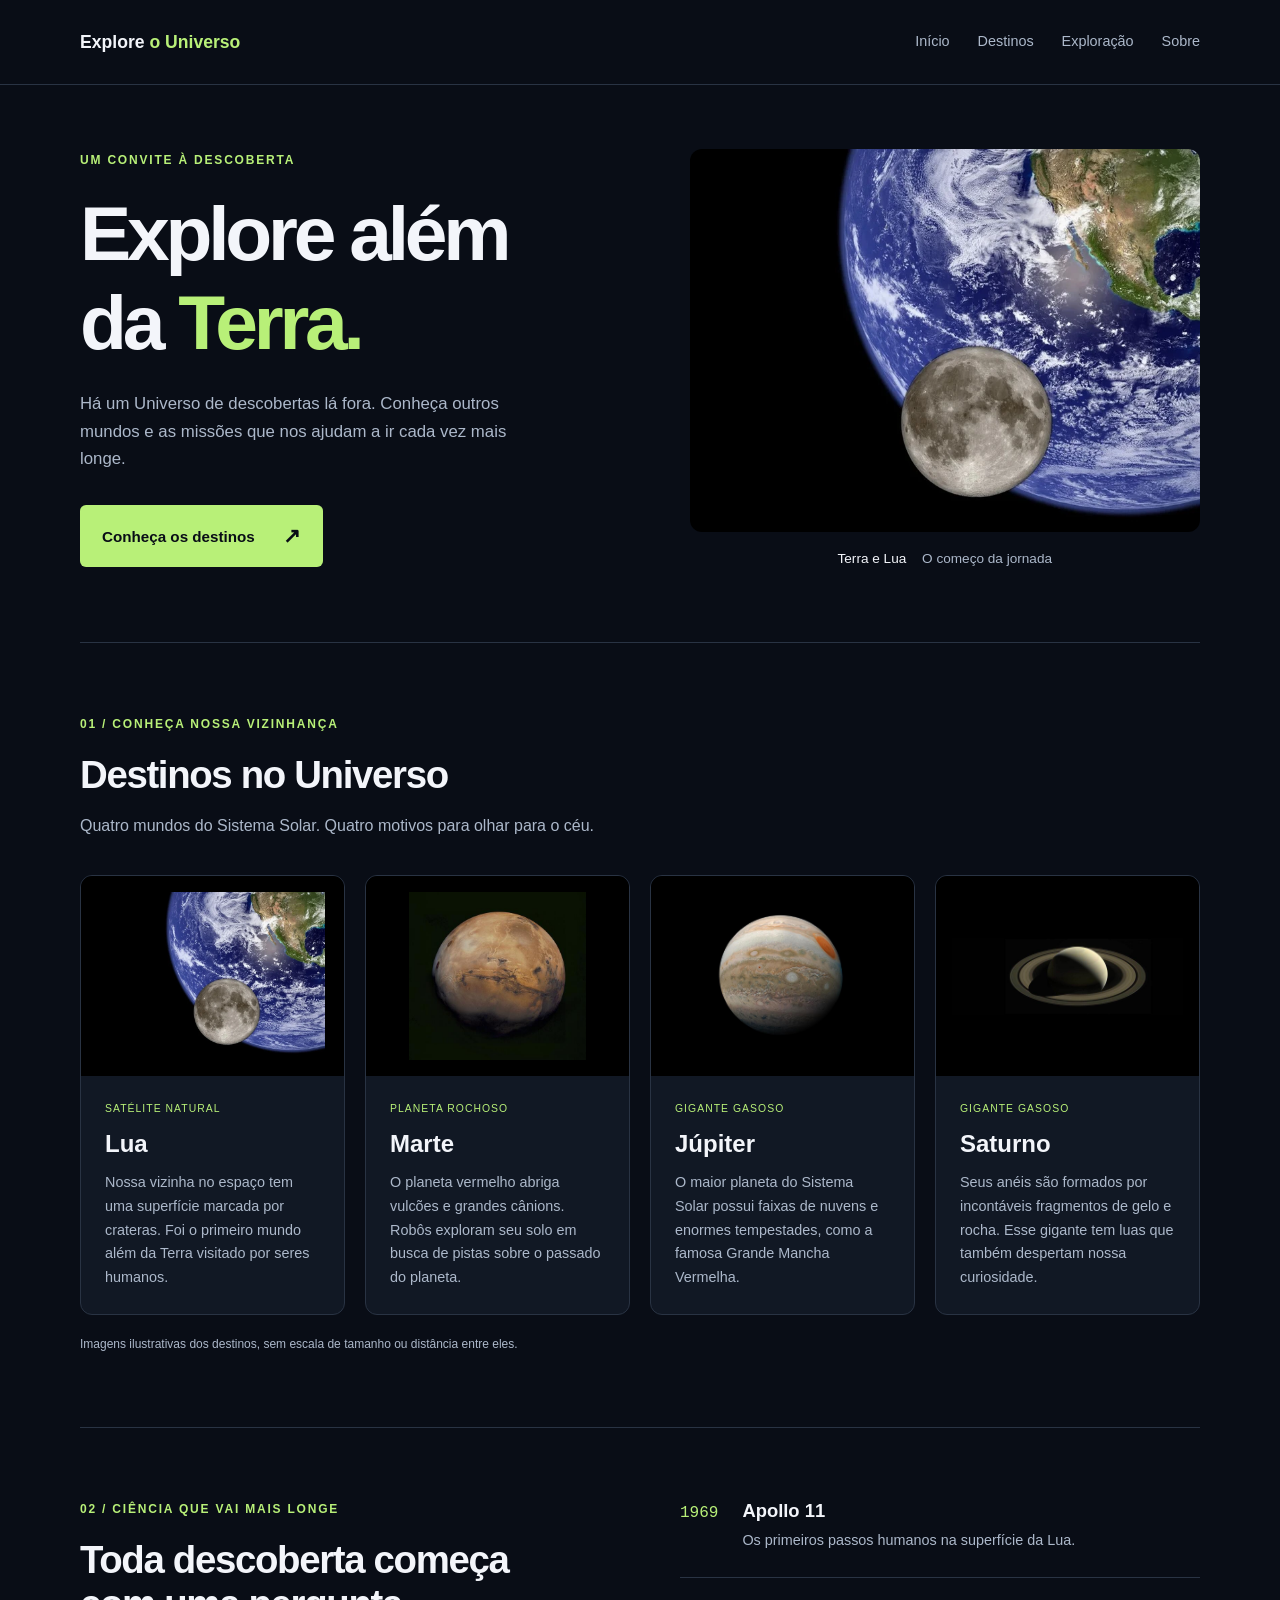
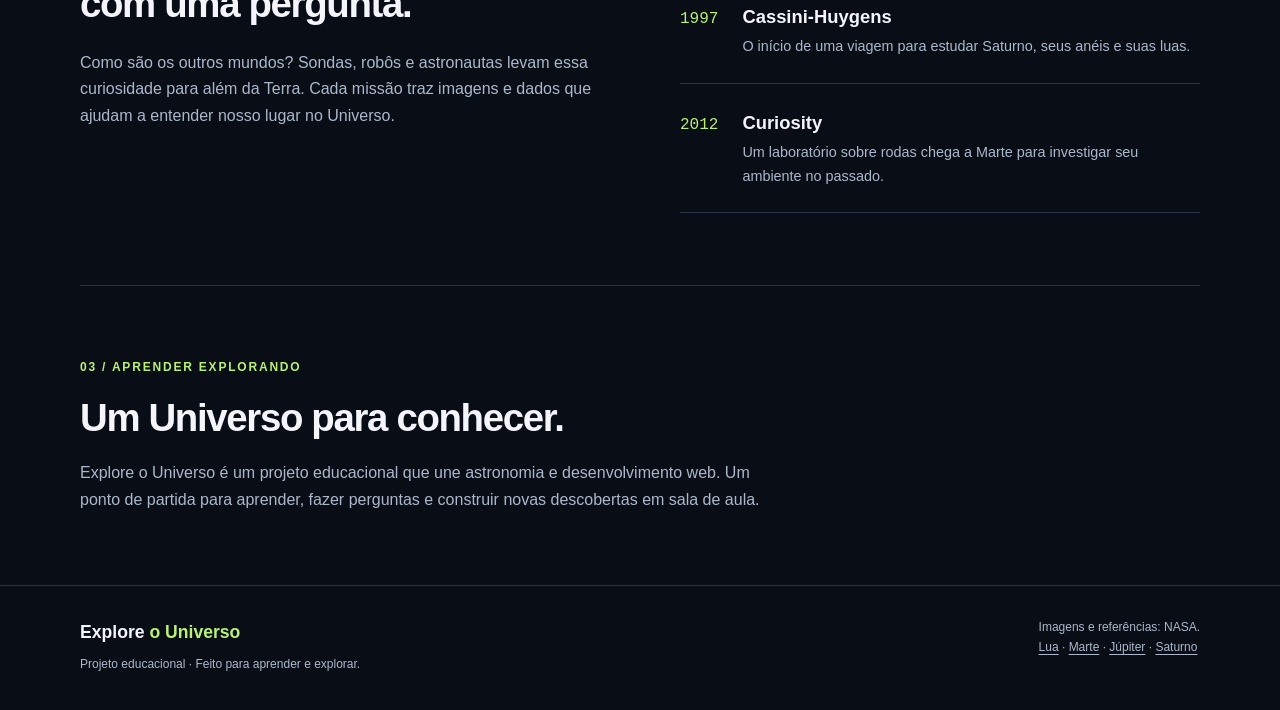
<file: versao0/index.html>
<!DOCTYPE html>
<html lang="pt-BR">
<head>
  <meta charset="UTF-8">
  <meta name="viewport" content="width=device-width, initial-scale=1.0">
  <meta name="description" content="Conheça a Lua, Marte, Júpiter e Saturno e descubra um pouco da história da exploração espacial.">
  <title>Explore o Universo</title>
  <link rel="stylesheet" href="css/estilos.css">
</head>
<body>
  <header class="cabecalho">
    <div class="container cabecalho-conteudo">
      <h1 class="marca"><a href="#inicio">Explore <span>o Universo</span></a></h1>
      <nav aria-label="Navegação principal">
        <ul class="menu">
          <li><a href="#inicio">Início</a></li>
          <li><a href="#destinos">Destinos</a></li>
          <li><a href="#exploracao">Exploração</a></li>
          <li><a href="#sobre">Sobre</a></li>
        </ul>
      </nav>
    </div>
  </header>

  <main>
    <section class="destaque container" id="inicio" aria-labelledby="titulo-destaque">
      <div class="destaque-texto">
        <p class="etiqueta">Um convite à descoberta</p>
        <h2 id="titulo-destaque">Explore além<br>da <span>Terra.</span></h2>
        <p class="introducao">Há um Universo de descobertas lá fora. Conheça outros mundos e as missões que nos ajudam a ir cada vez mais longe.</p>
        <a class="botao" href="#destinos">Conheça os destinos <span aria-hidden="true">↗</span></a>
      </div>
      <figure class="destaque-imagem">
        <img src="img/lua.webp" alt="Composição mostrando a Lua em primeiro plano e a Terra ao fundo." width="1000" height="750">
        <figcaption>Terra e Lua <span>O começo da jornada</span></figcaption>
      </figure>
    </section>

    <section class="destinos secao container" id="destinos" aria-labelledby="titulo-destinos">
      <p class="etiqueta">01 / Conheça nossa vizinhança</p>
      <h2 id="titulo-destinos">Destinos no Universo</h2>
      <p class="descricao-secao">Quatro mundos do Sistema Solar. Quatro motivos para olhar para o céu.</p>

      <div class="grade-destinos">
        <article class="card-destino">
          <img src="img/lua.webp" alt="Lua com áreas claras e escuras, em uma composição com a Terra ao fundo." width="760" height="570">
          <div class="card-conteudo">
            <p class="categoria">Satélite natural</p>
            <h3>Lua</h3>
            <p class="descricao-card">Nossa vizinha no espaço tem uma superfície marcada por crateras. Foi o primeiro mundo além da Terra visitado por seres humanos.</p>
          </div>
        </article>

        <article class="card-destino">
          <img src="img/marte.jpg" alt="Marte visto do espaço, com superfície em tons avermelhados." width="506" height="480">
          <div class="card-conteudo">
            <p class="categoria">Planeta rochoso</p>
            <h3>Marte</h3>
            <p class="descricao-card">O planeta vermelho abriga vulcões e grandes cânions. Robôs exploram seu solo em busca de pistas sobre o passado do planeta.</p>
          </div>
        </article>

        <article class="card-destino">
          <img src="img/jupiter.jpg" alt="Júpiter com faixas de nuvens e uma grande tempestade oval." width="750" height="750">
          <div class="card-conteudo">
            <p class="categoria">Gigante gasoso</p>
            <h3>Júpiter</h3>
            <p class="descricao-card">O maior planeta do Sistema Solar possui faixas de nuvens e enormes tempestades, como a famosa Grande Mancha Vermelha.</p>
          </div>
        </article>

        <article class="card-destino">
          <img src="img/saturno.jpg" alt="Saturno envolvido por seus amplos anéis, contra o fundo escuro do espaço." width="960" height="320">
          <div class="card-conteudo">
            <p class="categoria">Gigante gasoso</p>
            <h3>Saturno</h3>
            <p class="descricao-card">Seus anéis são formados por incontáveis fragmentos de gelo e rocha. Esse gigante tem luas que também despertam nossa curiosidade.</p>
          </div>
        </article>
      </div>
      <p class="nota">Imagens ilustrativas dos destinos, sem escala de tamanho ou distância entre eles.</p>
    </section>

    <section class="exploracao secao container" id="exploracao" aria-labelledby="titulo-exploracao">
      <div>
        <p class="etiqueta">02 / Ciência que vai mais longe</p>
        <h2 id="titulo-exploracao">Toda descoberta começa com uma pergunta.</h2>
        <p>Como são os outros mundos? Sondas, robôs e astronautas levam essa curiosidade para além da Terra. Cada missão traz imagens e dados que ajudam a entender nosso lugar no Universo.</p>
      </div>
      <ol class="missoes" aria-label="Marcos da exploração espacial">
        <li><span class="ano">1969</span><div><h3>Apollo 11</h3><p>Os primeiros passos humanos na superfície da Lua.</p></div></li>
        <li><span class="ano">1997</span><div><h3>Cassini-Huygens</h3><p>O início de uma viagem para estudar Saturno, seus anéis e suas luas.</p></div></li>
        <li><span class="ano">2012</span><div><h3>Curiosity</h3><p>Um laboratório sobre rodas chega a Marte para investigar seu ambiente no passado.</p></div></li>
      </ol>
    </section>

    <section class="sobre secao container" id="sobre" aria-labelledby="titulo-sobre">
      <p class="etiqueta">03 / Aprender explorando</p>
      <h2 id="titulo-sobre">Um Universo para conhecer.</h2>
      <p>Explore o Universo é um projeto educacional que une astronomia e desenvolvimento web. Um ponto de partida para aprender, fazer perguntas e construir novas descobertas em sala de aula.</p>
    </section>
  </main>

  <footer class="rodape">
    <div class="container rodape-conteudo">
      <div><p class="marca">Explore <span>o Universo</span></p><p class="texto-rodape">Projeto educacional · Feito para aprender e explorar.</p></div>
      <p class="creditos">Imagens e referências: NASA.<br>
        <a href="https://science.nasa.gov/moon/">Lua</a> ·
        <a href="https://science.nasa.gov/mars/">Marte</a> ·
        <a href="https://science.nasa.gov/jupiter/">Júpiter</a> ·
        <a href="https://science.nasa.gov/saturn/">Saturno</a>
      </p>
    </div>
  </footer>
</body>
</html>
</file>
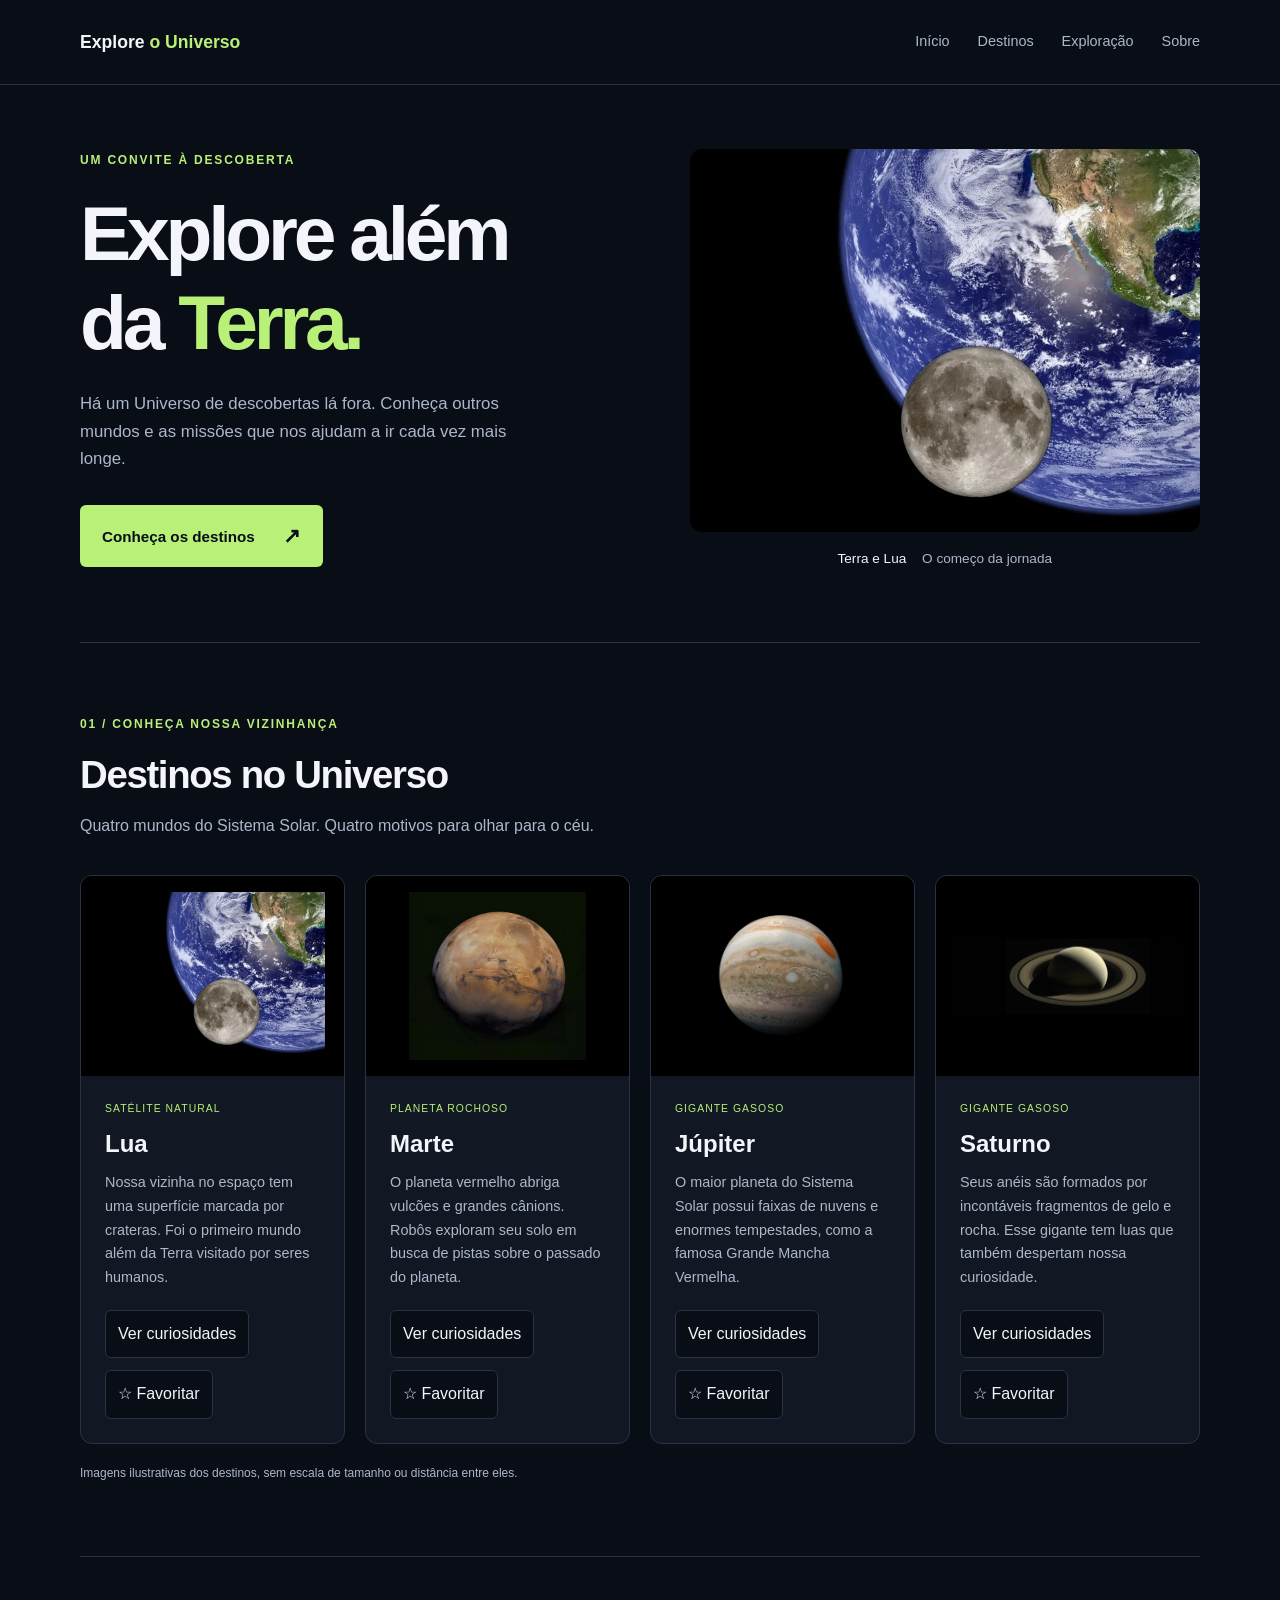
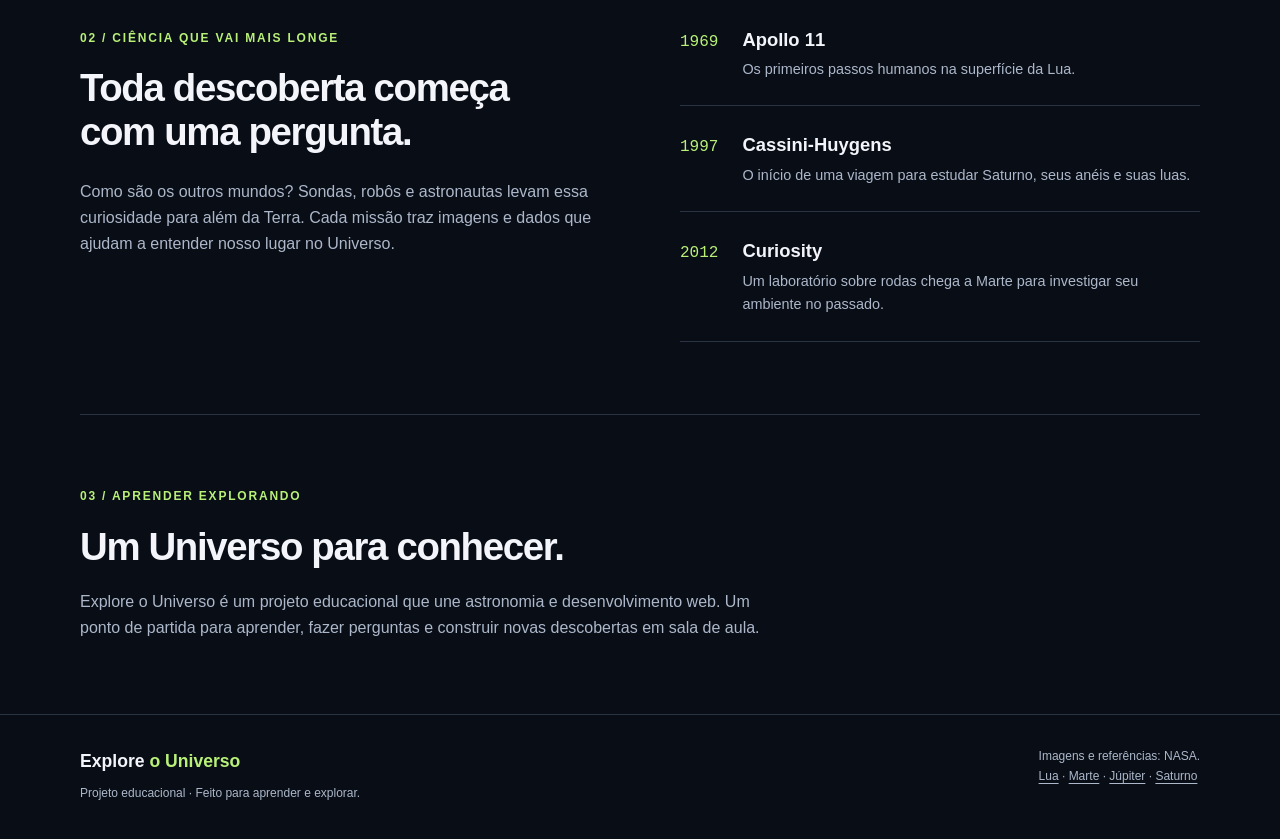
<file: versao1/index.html>
<!DOCTYPE html>
<html lang="pt-BR">

<head>
  <meta charset="UTF-8">
  <meta name="viewport" content="width=device-width, initial-scale=1.0">
  <meta name="description"
    content="Conheça a Lua, Marte, Júpiter e Saturno e descubra um pouco da história da exploração espacial.">
  <title>Explore o Universo</title>
  <link rel="stylesheet" href="css/estilos.css">
</head>

<body>
  <header class="cabecalho">
    <div class="container cabecalho-conteudo">
      <h1 class="marca"><a href="#inicio">Explore <span>o Universo</span></a></h1>
      <nav aria-label="Navegação principal">
        <ul class="menu">
          <li><a href="#inicio">Início</a></li>
          <li><a href="#destinos">Destinos</a></li>
          <li><a href="#exploracao">Exploração</a></li>
          <li><a href="#sobre">Sobre</a></li>
        </ul>
      </nav>
    </div>
  </header>

  <main>
    <section class="destaque container" id="inicio" aria-labelledby="titulo-destaque">
      <div class="destaque-texto">
        <p class="etiqueta">Um convite à descoberta</p>
        <h2 id="titulo-destaque">Explore além<br>da <span>Terra.</span></h2>
        <p class="introducao">Há um Universo de descobertas lá fora. Conheça outros mundos e as missões que nos ajudam a
          ir cada vez mais longe.</p>
        <a class="botao" href="#destinos">Conheça os destinos <span aria-hidden="true">↗</span></a>
      </div>
      <figure class="destaque-imagem">
        <img src="img/lua.webp" alt="Composição mostrando a Lua em primeiro plano e a Terra ao fundo." width="1000"
          height="750">
        <figcaption>Terra e Lua <span>O começo da jornada</span></figcaption>
      </figure>
    </section>

    <section class="destinos secao container" id="destinos" aria-labelledby="titulo-destinos">
      <p class="etiqueta">01 / Conheça nossa vizinhança</p>
      <h2 id="titulo-destinos">Destinos no Universo</h2>
      <p class="descricao-secao">Quatro mundos do Sistema Solar. Quatro motivos para olhar para o céu.</p>

      <div class="grade-destinos">
        <article class="card-destino">
          <img src="img/lua.webp" alt="Lua com áreas claras e escuras, em uma composição com a Terra ao fundo."
            width="760" height="570">
          <div class="card-conteudo">
            <p class="categoria">Satélite natural</p>
            <h3>Lua</h3>
            <p class="descricao-card">Nossa vizinha no espaço tem uma superfície marcada por crateras. Foi o primeiro
              mundo além da Terra visitado por seres humanos.</p>

            <!-- Atributos aria-
             Recursos importantes para sinalizar/avisar ferramentas/tecnolofias de acessibilidade sobre diferentes estados dos elementos da pagina -->

            <div class="acoes-card">
              <button type="button" class="botao-curiosidade" aria-expanded="false" aria-controls="curiosidade-lua">
                Ver curiosidades
              </button>
              <button type="button" class="botao-favorito" aria-pressed="false">
                ☆ Favoritar
              </button>

            </div>

            <p class="curiosidade" id="curiosidade-lua" hidden>
              A Lua leva aproximadamente 27 dias para dar uma volta ao redor da Terra
            </p>

          </div>
        </article>

        <article class="card-destino">
          <img src="img/marte.jpg" alt="Marte visto do espaço, com superfície em tons avermelhados." width="506"
            height="480">
          <div class="card-conteudo">
            <p class="categoria">Planeta rochoso</p>
            <h3>Marte</h3>
            <p class="descricao-card">O planeta vermelho abriga vulcões e grandes cânions. Robôs exploram seu solo em
              busca de pistas sobre o passado do planeta.</p>

            <div class="acoes-card">
              <button type="button" class="botao-curiosidade" aria-expanded="false" aria-controls="curiosidade-marte">
                Ver curiosidades
              </button>
              <button type="button" class="botao-favorito" aria-pressed="false">
                ☆ Favoritar
              </button>
            </div>

            <p class="curiosidade" id="curiosidade-marte" hidden>Um dia em Marte dura cerca de 24 horas e 40 minutos.</p>
          </div>
        </article>

        <article class="card-destino">
          <img src="img/jupiter.jpg" alt="Júpiter com faixas de nuvens e uma grande tempestade oval." width="750"
            height="750">
          <div class="card-conteudo">
            <p class="categoria">Gigante gasoso</p>
            <h3>Júpiter</h3>
            <p class="descricao-card">O maior planeta do Sistema Solar possui faixas de nuvens e enormes tempestades,
              como a famosa Grande Mancha Vermelha.</p>

            <div class="acoes-card">
              <button type="button" class="botao-curiosidade" aria-expanded="false" aria-controls="curiosidade-jupter">
                Ver curiosidades
              </button>
              <button type="button" class="botao-favorito" aria-pressed="false">
                ☆ Favoritar
              </button>
            </div>

            <p class="curiosidade" id="curiosidade-jupter" hidden>Júpiter leva cerca de 12 anos terrestres para completar uma
              volta ao redor do Sol.</p>
          </div>
        </article>

        <article class="card-destino">
          <img src="img/saturno.jpg" alt="Saturno envolvido por seus amplos anéis, contra o fundo escuro do espaço."
            width="960" height="320">
          <div class="card-conteudo">
            <p class="categoria">Gigante gasoso</p>
            <h3>Saturno</h3>
            <p class="descricao-card">Seus anéis são formados por incontáveis fragmentos de gelo e rocha. Esse gigante
              tem luas que também despertam nossa curiosidade.</p>

            <div class="acoes-card">
              <button type="button" class="botao-curiosidade" aria-expanded="false" aria-controls="curiosidade-saturno">
                Ver curiosidades
              </button>
              <button type="button" class="botao-favorito" aria-pressed="false">
                ☆ Favoritar
              </button>
            </div>

            <p class="curiosidade" id="curiosidade-saturno" hidden>Saturno leva aproximadamente 29 anos terrestres para
              completar uma volta ao redor do Sol.</p>

          </div>
        </article>

      </div>
      <p class="nota">Imagens ilustrativas dos destinos, sem escala de tamanho ou distância entre eles.</p>
    </section>

    <section class="exploracao secao container" id="exploracao" aria-labelledby="titulo-exploracao">
      <div>
        <p class="etiqueta">02 / Ciência que vai mais longe</p>
        <h2 id="titulo-exploracao">Toda descoberta começa com uma pergunta.</h2>
        <p>Como são os outros mundos? Sondas, robôs e astronautas levam essa curiosidade para além da Terra. Cada missão
          traz imagens e dados que ajudam a entender nosso lugar no Universo.</p>
      </div>
      <ol class="missoes" aria-label="Marcos da exploração espacial">
        <li><span class="ano">1969</span>
          <div>
            <h3>Apollo 11</h3>
            <p>Os primeiros passos humanos na superfície da Lua.</p>
          </div>
        </li>
        <li><span class="ano">1997</span>
          <div>
            <h3>Cassini-Huygens</h3>
            <p>O início de uma viagem para estudar Saturno, seus anéis e suas luas.</p>
          </div>
        </li>
        <li><span class="ano">2012</span>
          <div>
            <h3>Curiosity</h3>
            <p>Um laboratório sobre rodas chega a Marte para investigar seu ambiente no passado.</p>
          </div>
        </li>
      </ol>
    </section>

    <section class="sobre secao container" id="sobre" aria-labelledby="titulo-sobre">
      <p class="etiqueta">03 / Aprender explorando</p>
      <h2 id="titulo-sobre">Um Universo para conhecer.</h2>
      <p>Explore o Universo é um projeto educacional que une astronomia e desenvolvimento web. Um ponto de partida para
        aprender, fazer perguntas e construir novas descobertas em sala de aula.</p>
    </section>
  </main>

  <footer class="rodape">
    <div class="container rodape-conteudo">
      <div>
        <p class="marca">Explore <span>o Universo</span></p>
        <p class="texto-rodape">Projeto educacional · Feito para aprender e explorar.</p>
      </div>
      <p class="creditos">Imagens e referências: NASA.<br>
        <a href="https://science.nasa.gov/moon/">Lua</a> ·
        <a href="https://science.nasa.gov/mars/">Marte</a> ·
        <a href="https://science.nasa.gov/jupiter/">Júpiter</a> ·
        <a href="https://science.nasa.gov/saturn/">Saturno</a>
      </p>
    </div>
  </footer>

  <script src="js/script.js"></script>

</body>

</html>
</file>
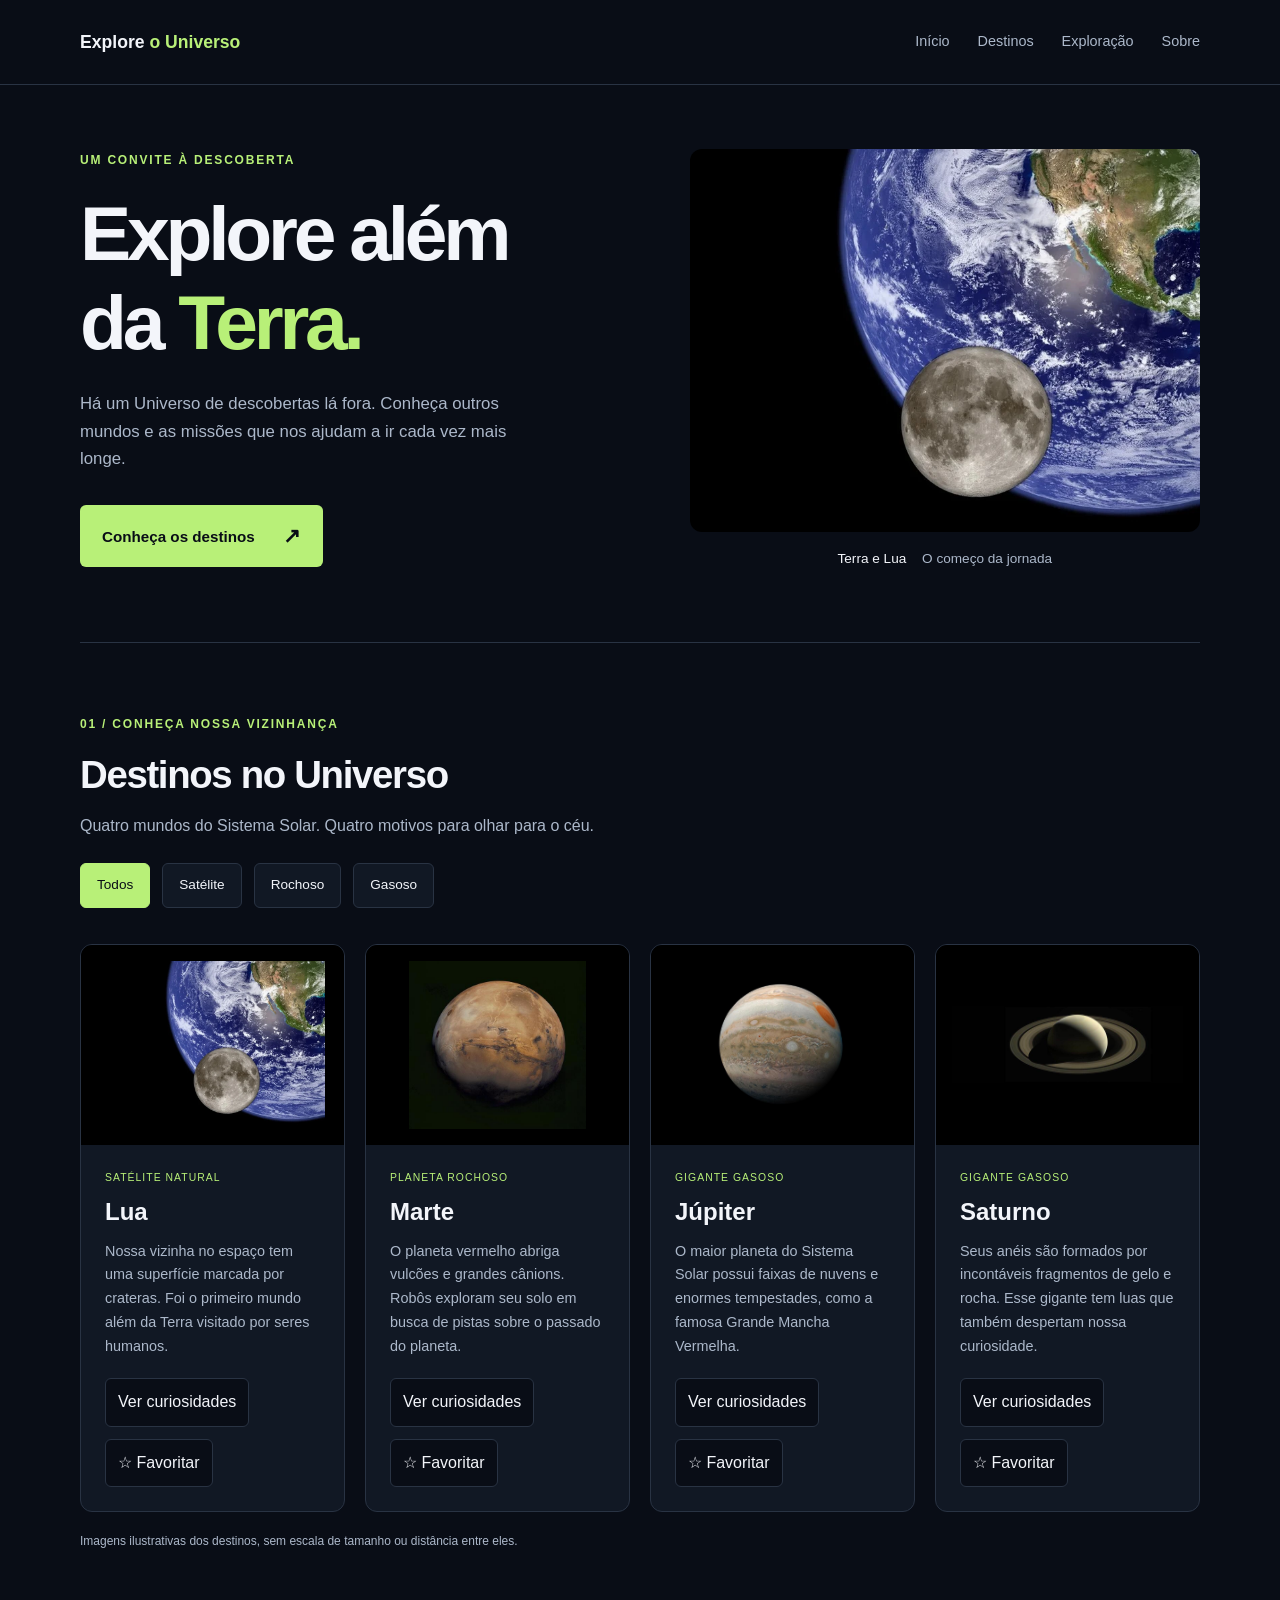
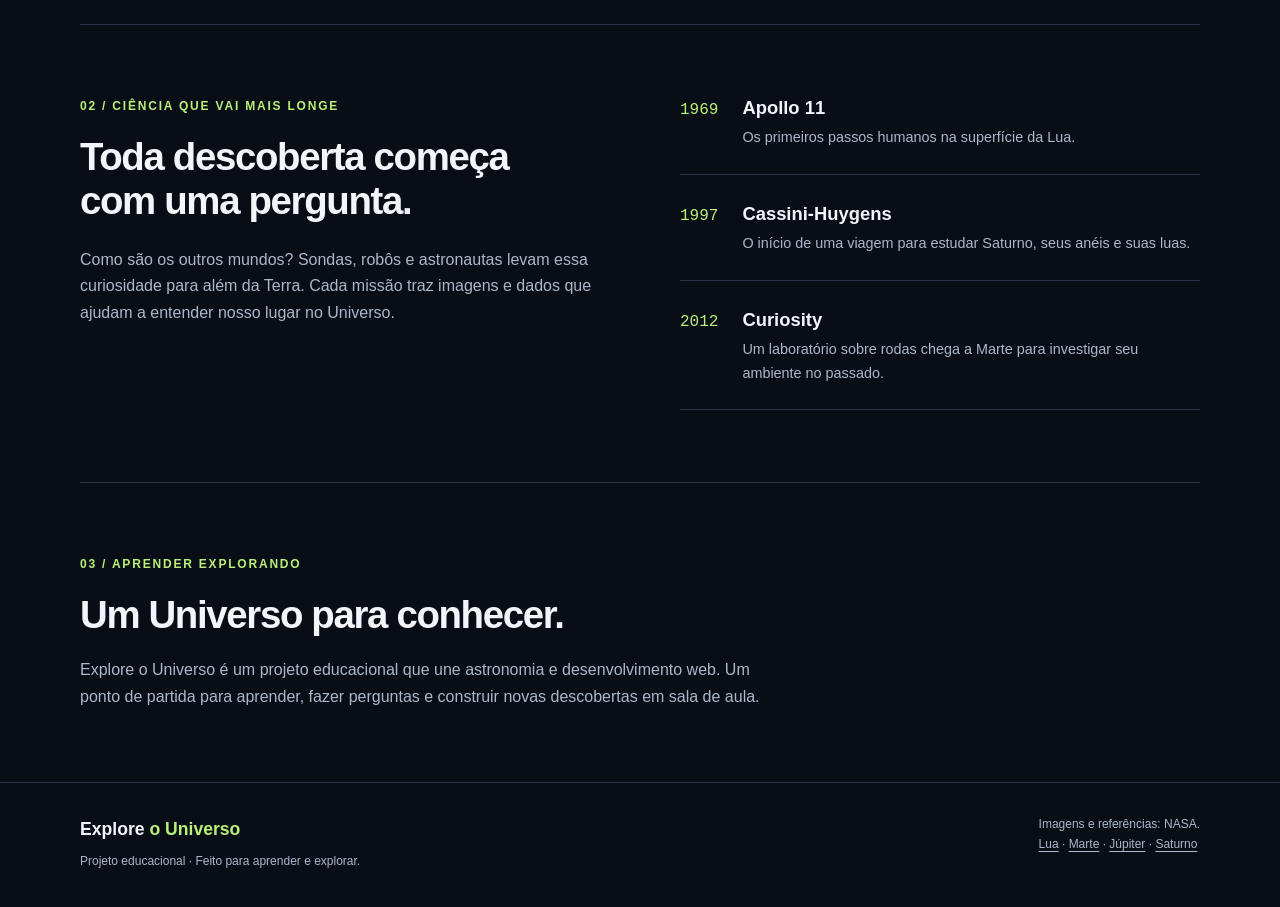
<file: versao2/index.html>
<!DOCTYPE html>
<html lang="pt-BR">

<head>
  <meta charset="UTF-8">
  <meta name="viewport" content="width=device-width, initial-scale=1.0">
  <meta name="description"
    content="Conheça a Lua, Marte, Júpiter e Saturno e descubra um pouco da história da exploração espacial.">
  <title>Explore o Universo</title>
  <link rel="stylesheet" href="css/estilos.css">
</head>

<body>
  <header class="cabecalho">
    <div class="container cabecalho-conteudo">
      <h1 class="marca"><a href="#inicio">Explore <span>o Universo</span></a></h1>
      <nav aria-label="Navegação principal">
        <ul class="menu">
          <li><a href="#inicio">Início</a></li>
          <li><a href="#destinos">Destinos</a></li>
          <li><a href="#exploracao">Exploração</a></li>
          <li><a href="#sobre">Sobre</a></li>
        </ul>
      </nav>
    </div>
  </header>

  <main>
    <section class="destaque container" id="inicio" aria-labelledby="titulo-destaque">
      <div class="destaque-texto">
        <p class="etiqueta">Um convite à descoberta</p>
        <h2 id="titulo-destaque">Explore além<br>da <span>Terra.</span></h2>
        <p class="introducao">Há um Universo de descobertas lá fora. Conheça outros mundos e as missões que nos ajudam a
          ir cada vez mais longe.</p>
        <a class="botao" href="#destinos">Conheça os destinos <span aria-hidden="true">↗</span></a>
      </div>
      <figure class="destaque-imagem">
        <img src="img/lua.webp" alt="Composição mostrando a Lua em primeiro plano e a Terra ao fundo." width="1000"
          height="750">
        <figcaption>Terra e Lua <span>O começo da jornada</span></figcaption>
      </figure>
    </section>

    <section class="destinos secao container" id="destinos" aria-labelledby="titulo-destinos">
      <p class="etiqueta">01 / Conheça nossa vizinhança</p>
      <h2 id="titulo-destinos">Destinos no Universo</h2>
      <p class="descricao-secao">Quatro mundos do Sistema Solar. Quatro motivos para olhar para o céu.</p>

      <!-- DIV com o papel de grupo de botoes -->
       <!-- Usamos o aria-label para descrever a finalidade desse grupo de botoes -->
      <div class="filtros-destinos" role="group" aria-label="Filtrar destinos por categoria">
        <button data-filtro="todos" type="button" class="filtro-ativo" aria-pressed="true">Todos</button>
        <button data-filtro="satelite" type="button" aria-pressed="false">Satélite</button>
        <button data-filtro="rochoso" type="button" aria-pressed="false">Rochoso</button>
        <button data-filtro="gasoso" type="button" aria-pressed="false">Gasoso</button>
      </div>

      <div class="grade-destinos">
        <article class="card-destino" data-categoria="satelite">
          <img src="img/lua.webp" alt="Lua com áreas claras e escuras, em uma composição com a Terra ao fundo."
            width="760" height="570">
          <div class="card-conteudo">
            <p class="categoria">Satélite natural</p>
            <h3>Lua</h3>
            <p class="descricao-card">Nossa vizinha no espaço tem uma superfície marcada por crateras. Foi o primeiro
              mundo além da Terra visitado por seres humanos.</p>

            <!-- Atributos aria-
             Recursos importantes para sinalizar/avisar ferramentas/tecnolofias de acessibilidade sobre diferentes estados dos elementos da pagina -->

            <div class="acoes-card">
              <button type="button" class="botao-curiosidade" aria-expanded="false" aria-controls="curiosidade-lua">
                Ver curiosidades
              </button>
              <button type="button" class="botao-favorito" aria-pressed="false">
                ☆ Favoritar
              </button>

            </div>

            <p class="curiosidade" id="curiosidade-lua" hidden>
              A Lua leva aproximadamente 27 dias para dar uma volta ao redor da Terra
            </p>

          </div>
        </article>

        <article class="card-destino" data-categoria="rochoso">
          <img src="img/marte.jpg" alt="Marte visto do espaço, com superfície em tons avermelhados." width="506"
            height="480">
          <div class="card-conteudo">
            <p class="categoria">Planeta rochoso</p>
            <h3>Marte</h3>
            <p class="descricao-card">O planeta vermelho abriga vulcões e grandes cânions. Robôs exploram seu solo em
              busca de pistas sobre o passado do planeta.</p>

            <div class="acoes-card">
              <button type="button" class="botao-curiosidade" aria-expanded="false" aria-controls="curiosidade-marte">
                Ver curiosidades
              </button>
              <button type="button" class="botao-favorito" aria-pressed="false">
                ☆ Favoritar
              </button>
            </div>

            <p class="curiosidade" id="curiosidade-marte" hidden>Um dia em Marte dura cerca de 24 horas e 40 minutos.</p>
          </div>
        </article>

        <article class="card-destino" data-categoria="gasoso">
          <img src="img/jupiter.jpg" alt="Júpiter com faixas de nuvens e uma grande tempestade oval." width="750"
            height="750">
          <div class="card-conteudo">
            <p class="categoria">Gigante gasoso</p>
            <h3>Júpiter</h3>
            <p class="descricao-card">O maior planeta do Sistema Solar possui faixas de nuvens e enormes tempestades,
              como a famosa Grande Mancha Vermelha.</p>

            <div class="acoes-card">
              <button type="button" class="botao-curiosidade" aria-expanded="false" aria-controls="curiosidade-jupter">
                Ver curiosidades
              </button>
              <button type="button" class="botao-favorito" aria-pressed="false">
                ☆ Favoritar
              </button>
            </div>

            <p class="curiosidade" id="curiosidade-jupter" hidden>Júpiter leva cerca de 12 anos terrestres para completar uma
              volta ao redor do Sol.</p>
          </div>
        </article>

        <article class="card-destino" data-categoria="gasoso">
          <img src="img/saturno.jpg" alt="Saturno envolvido por seus amplos anéis, contra o fundo escuro do espaço."
            width="960" height="320">
          <div class="card-conteudo">
            <p class="categoria">Gigante gasoso</p>
            <h3>Saturno</h3>
            <p class="descricao-card">Seus anéis são formados por incontáveis fragmentos de gelo e rocha. Esse gigante
              tem luas que também despertam nossa curiosidade.</p>

            <div class="acoes-card">
              <button type="button" class="botao-curiosidade" aria-expanded="false" aria-controls="curiosidade-saturno">
                Ver curiosidades
              </button>
              <button type="button" class="botao-favorito" aria-pressed="false">
                ☆ Favoritar
              </button>
            </div>

            <p class="curiosidade" id="curiosidade-saturno" hidden>Saturno leva aproximadamente 29 anos terrestres para
              completar uma volta ao redor do Sol.</p>

          </div>
        </article>

      </div>
      <p class="nota">Imagens ilustrativas dos destinos, sem escala de tamanho ou distância entre eles.</p>
    </section>

    <section class="exploracao secao container" id="exploracao" aria-labelledby="titulo-exploracao">
      <div>
        <p class="etiqueta">02 / Ciência que vai mais longe</p>
        <h2 id="titulo-exploracao">Toda descoberta começa com uma pergunta.</h2>
        <p>Como são os outros mundos? Sondas, robôs e astronautas levam essa curiosidade para além da Terra. Cada missão
          traz imagens e dados que ajudam a entender nosso lugar no Universo.</p>
      </div>
      <ol class="missoes" aria-label="Marcos da exploração espacial">
        <li><span class="ano">1969</span>
          <div>
            <h3>Apollo 11</h3>
            <p>Os primeiros passos humanos na superfície da Lua.</p>
          </div>
        </li>
        <li><span class="ano">1997</span>
          <div>
            <h3>Cassini-Huygens</h3>
            <p>O início de uma viagem para estudar Saturno, seus anéis e suas luas.</p>
          </div>
        </li>
        <li><span class="ano">2012</span>
          <div>
            <h3>Curiosity</h3>
            <p>Um laboratório sobre rodas chega a Marte para investigar seu ambiente no passado.</p>
          </div>
        </li>
      </ol>
    </section>

    <section class="sobre secao container" id="sobre" aria-labelledby="titulo-sobre">
      <p class="etiqueta">03 / Aprender explorando</p>
      <h2 id="titulo-sobre">Um Universo para conhecer.</h2>
      <p>Explore o Universo é um projeto educacional que une astronomia e desenvolvimento web. Um ponto de partida para
        aprender, fazer perguntas e construir novas descobertas em sala de aula.</p>
    </section>
  </main>

  <footer class="rodape">
    <div class="container rodape-conteudo">
      <div>
        <p class="marca">Explore <span>o Universo</span></p>
        <p class="texto-rodape">Projeto educacional · Feito para aprender e explorar.</p>
      </div>
      <p class="creditos">Imagens e referências: NASA.<br>
        <a href="https://science.nasa.gov/moon/">Lua</a> ·
        <a href="https://science.nasa.gov/mars/">Marte</a> ·
        <a href="https://science.nasa.gov/jupiter/">Júpiter</a> ·
        <a href="https://science.nasa.gov/saturn/">Saturno</a>
      </p>
    </div>
  </footer>

  <script src="js/script.js"></script>

</body>

</html>
</file>
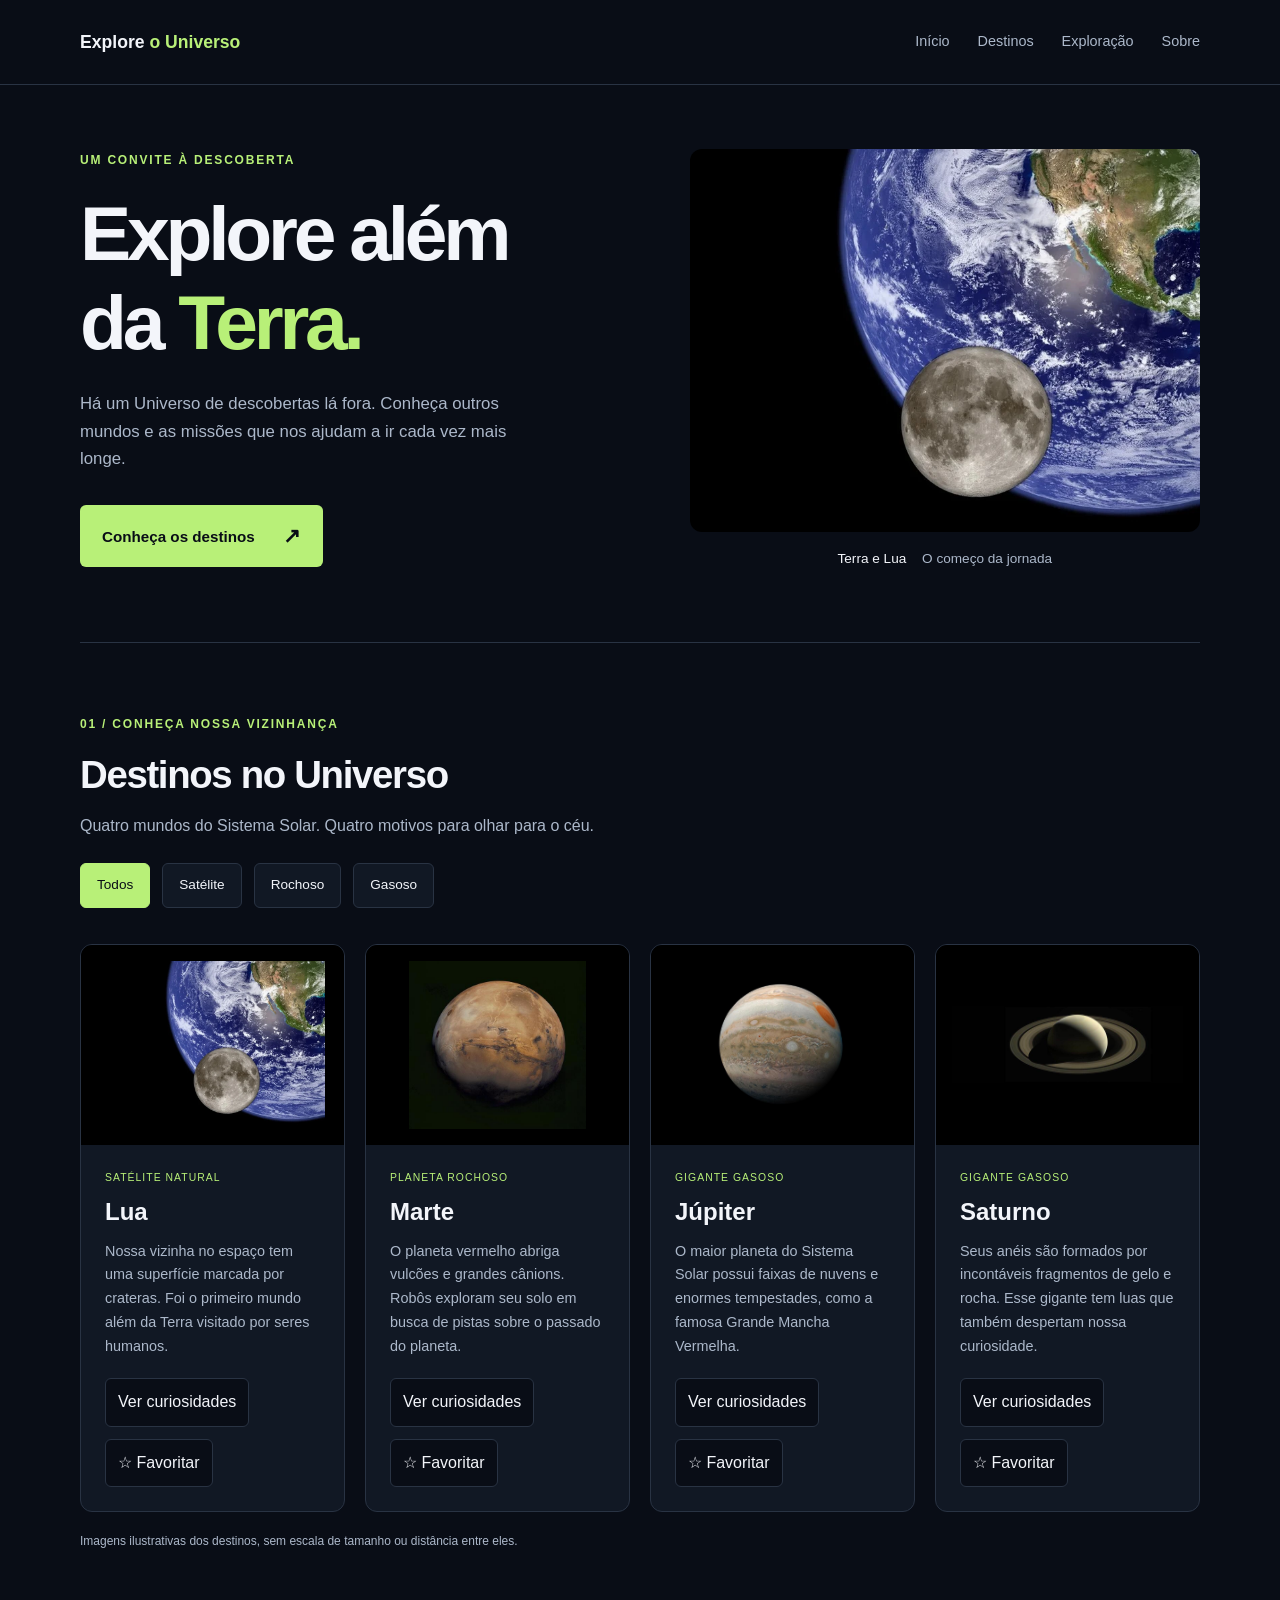
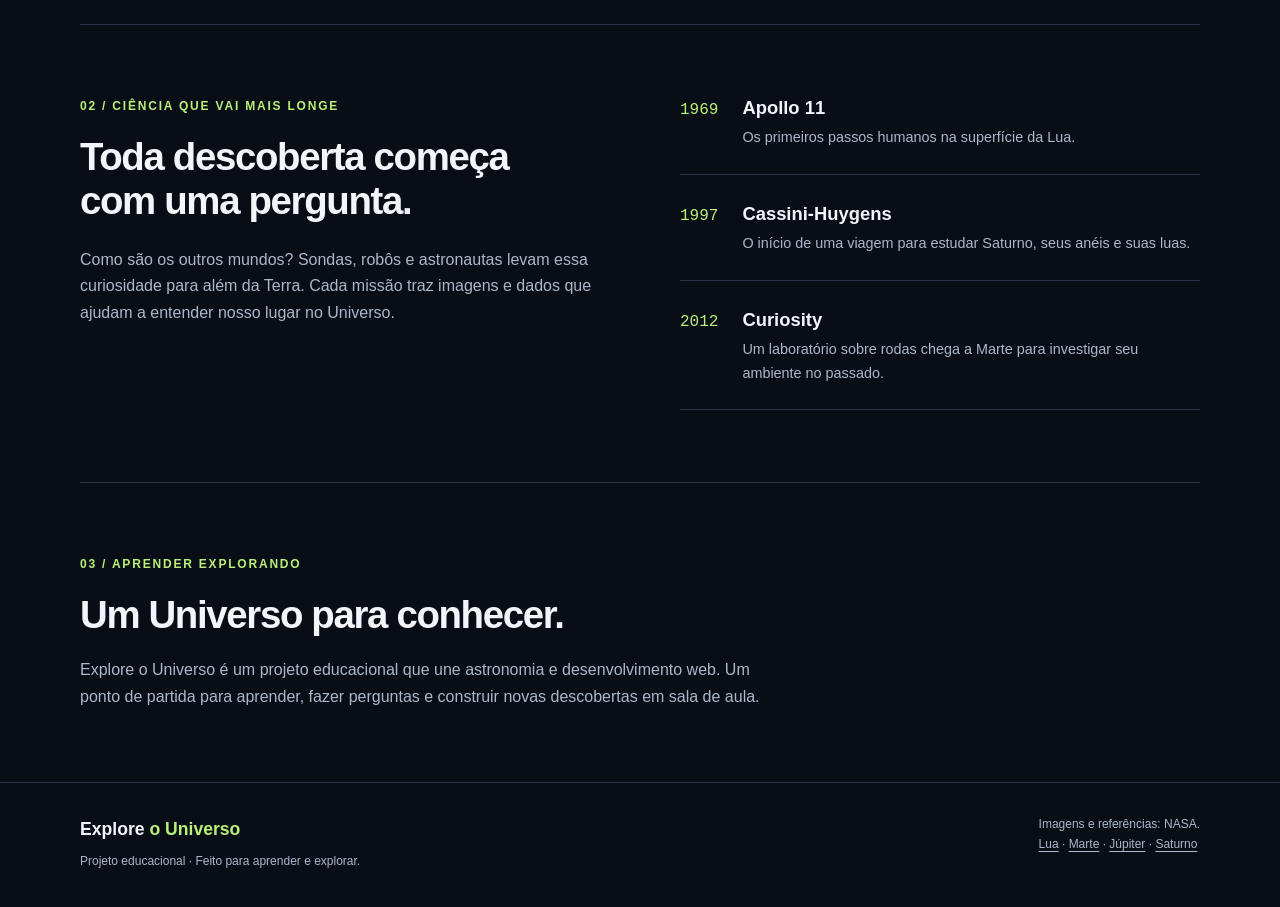
<file: versao3/index.html>
<!DOCTYPE html>
<html lang="pt-BR">

<head>
  <meta charset="UTF-8">
  <meta name="viewport" content="width=device-width, initial-scale=1.0">
  <meta name="description"
    content="Conheça a Lua, Marte, Júpiter e Saturno e descubra um pouco da história da exploração espacial.">
  <title>Explore o Universo</title>
  <link rel="stylesheet" href="css/estilos.css">
</head>

<body>
  <header class="cabecalho">
    <div class="container cabecalho-conteudo">
      <h1 class="marca"><a href="#inicio">Explore <span>o Universo</span></a></h1>

      <button type="button" class="botao-menu" aria-expanded="false" aria-controls="navegacao-principal">☰ Menu</button>

      <nav aria-label="Navegação principal" id="navegacao-principal" class="navegacao-principal">
        <ul class="menu">
          <li><a href="#inicio">Início</a></li>
          <li><a href="#destinos">Destinos</a></li>
          <li><a href="#exploracao">Exploração</a></li>
          <li><a href="#sobre">Sobre</a></li>
        </ul>
      </nav>
    </div>
  </header>

  <main>
    <section class="destaque container" id="inicio" aria-labelledby="titulo-destaque">
      <div class="destaque-texto">
        <p class="etiqueta">Um convite à descoberta</p>
        <h2 id="titulo-destaque">Explore além<br>da <span>Terra.</span></h2>
        <p class="introducao">Há um Universo de descobertas lá fora. Conheça outros mundos e as missões que nos ajudam a
          ir cada vez mais longe.</p>
        <a class="botao" href="#destinos">Conheça os destinos <span aria-hidden="true">↗</span></a>
      </div>
      <figure class="destaque-imagem">
        <img src="img/lua.webp" alt="Composição mostrando a Lua em primeiro plano e a Terra ao fundo." width="1000"
          height="750">
        <figcaption>Terra e Lua <span>O começo da jornada</span></figcaption>
      </figure>
    </section>

    <section class="destinos secao container" id="destinos" aria-labelledby="titulo-destinos">
      <p class="etiqueta">01 / Conheça nossa vizinhança</p>
      <h2 id="titulo-destinos">Destinos no Universo</h2>
      <p class="descricao-secao">Quatro mundos do Sistema Solar. Quatro motivos para olhar para o céu.</p>

      <!-- DIV com o papel de grupo de botoes -->
       <!-- Usamos o aria-label para descrever a finalidade desse grupo de botoes -->
      <div class="filtros-destinos" role="group" aria-label="Filtrar destinos por categoria">
        <button data-filtro="todos" type="button" class="filtro-ativo" aria-pressed="true">Todos</button>
        <button data-filtro="satelite" type="button" aria-pressed="false">Satélite</button>
        <button data-filtro="rochoso" type="button" aria-pressed="false">Rochoso</button>
        <button data-filtro="gasoso" type="button" aria-pressed="false">Gasoso</button>
      </div>

      <div class="grade-destinos">
        <article class="card-destino" data-categoria="satelite">
          <img src="img/lua.webp" alt="Lua com áreas claras e escuras, em uma composição com a Terra ao fundo."
            width="760" height="570">
          <div class="card-conteudo">
            <p class="categoria">Satélite natural</p>
            <h3>Lua</h3>
            <p class="descricao-card">Nossa vizinha no espaço tem uma superfície marcada por crateras. Foi o primeiro
              mundo além da Terra visitado por seres humanos.</p>

            <!-- Atributos aria-
             Recursos importantes para sinalizar/avisar ferramentas/tecnolofias de acessibilidade sobre diferentes estados dos elementos da pagina -->

            <div class="acoes-card">
              <button type="button" class="botao-curiosidade" aria-expanded="false" aria-controls="curiosidade-lua">
                Ver curiosidades
              </button>
              <button type="button" class="botao-favorito" aria-pressed="false">
                ☆ Favoritar
              </button>

            </div>

            <p class="curiosidade" id="curiosidade-lua" hidden>
              A Lua leva aproximadamente 27 dias para dar uma volta ao redor da Terra
            </p>

          </div>
        </article>

        <article class="card-destino" data-categoria="rochoso">
          <img src="img/marte.jpg" alt="Marte visto do espaço, com superfície em tons avermelhados." width="506"
            height="480">
          <div class="card-conteudo">
            <p class="categoria">Planeta rochoso</p>
            <h3>Marte</h3>
            <p class="descricao-card">O planeta vermelho abriga vulcões e grandes cânions. Robôs exploram seu solo em
              busca de pistas sobre o passado do planeta.</p>

            <div class="acoes-card">
              <button type="button" class="botao-curiosidade" aria-expanded="false" aria-controls="curiosidade-marte">
                Ver curiosidades
              </button>
              <button type="button" class="botao-favorito" aria-pressed="false">
                ☆ Favoritar
              </button>
            </div>

            <p class="curiosidade" id="curiosidade-marte" hidden>Um dia em Marte dura cerca de 24 horas e 40 minutos.</p>
          </div>
        </article>

        <article class="card-destino" data-categoria="gasoso">
          <img src="img/jupiter.jpg" alt="Júpiter com faixas de nuvens e uma grande tempestade oval." width="750"
            height="750">
          <div class="card-conteudo">
            <p class="categoria">Gigante gasoso</p>
            <h3>Júpiter</h3>
            <p class="descricao-card">O maior planeta do Sistema Solar possui faixas de nuvens e enormes tempestades,
              como a famosa Grande Mancha Vermelha.</p>

            <div class="acoes-card">
              <button type="button" class="botao-curiosidade" aria-expanded="false" aria-controls="curiosidade-jupter">
                Ver curiosidades
              </button>
              <button type="button" class="botao-favorito" aria-pressed="false">
                ☆ Favoritar
              </button>
            </div>

            <p class="curiosidade" id="curiosidade-jupter" hidden>Júpiter leva cerca de 12 anos terrestres para completar uma
              volta ao redor do Sol.</p>
          </div>
        </article>

        <article class="card-destino" data-categoria="gasoso">
          <img src="img/saturno.jpg" alt="Saturno envolvido por seus amplos anéis, contra o fundo escuro do espaço."
            width="960" height="320">
          <div class="card-conteudo">
            <p class="categoria">Gigante gasoso</p>
            <h3>Saturno</h3>
            <p class="descricao-card">Seus anéis são formados por incontáveis fragmentos de gelo e rocha. Esse gigante
              tem luas que também despertam nossa curiosidade.</p>

            <div class="acoes-card">
              <button type="button" class="botao-curiosidade" aria-expanded="false" aria-controls="curiosidade-saturno">
                Ver curiosidades
              </button>
              <button type="button" class="botao-favorito" aria-pressed="false">
                ☆ Favoritar
              </button>
            </div>

            <p class="curiosidade" id="curiosidade-saturno" hidden>Saturno leva aproximadamente 29 anos terrestres para
              completar uma volta ao redor do Sol.</p>

          </div>
        </article>

      </div>
      <p class="nota">Imagens ilustrativas dos destinos, sem escala de tamanho ou distância entre eles.</p>
    </section>

    <section class="exploracao secao container" id="exploracao" aria-labelledby="titulo-exploracao">
      <div>
        <p class="etiqueta">02 / Ciência que vai mais longe</p>
        <h2 id="titulo-exploracao">Toda descoberta começa com uma pergunta.</h2>
        <p>Como são os outros mundos? Sondas, robôs e astronautas levam essa curiosidade para além da Terra. Cada missão
          traz imagens e dados que ajudam a entender nosso lugar no Universo.</p>
      </div>
      <ol class="missoes" aria-label="Marcos da exploração espacial">
        <li><span class="ano">1969</span>
          <div>
            <h3>Apollo 11</h3>
            <p>Os primeiros passos humanos na superfície da Lua.</p>
          </div>
        </li>
        <li><span class="ano">1997</span>
          <div>
            <h3>Cassini-Huygens</h3>
            <p>O início de uma viagem para estudar Saturno, seus anéis e suas luas.</p>
          </div>
        </li>
        <li><span class="ano">2012</span>
          <div>
            <h3>Curiosity</h3>
            <p>Um laboratório sobre rodas chega a Marte para investigar seu ambiente no passado.</p>
          </div>
        </li>
      </ol>
    </section>

    <section class="sobre secao container" id="sobre" aria-labelledby="titulo-sobre">
      <p class="etiqueta">03 / Aprender explorando</p>
      <h2 id="titulo-sobre">Um Universo para conhecer.</h2>
      <p>Explore o Universo é um projeto educacional que une astronomia e desenvolvimento web. Um ponto de partida para
        aprender, fazer perguntas e construir novas descobertas em sala de aula.</p>
    </section>
  </main>

  <footer class="rodape">
    <div class="container rodape-conteudo">
      <div>
        <p class="marca">Explore <span>o Universo</span></p>
        <p class="texto-rodape">Projeto educacional · Feito para aprender e explorar.</p>
      </div>
      <p class="creditos">Imagens e referências: NASA.<br>
        <a href="https://science.nasa.gov/moon/">Lua</a> ·
        <a href="https://science.nasa.gov/mars/">Marte</a> ·
        <a href="https://science.nasa.gov/jupiter/">Júpiter</a> ·
        <a href="https://science.nasa.gov/saturn/">Saturno</a>
      </p>
    </div>
  </footer>

  <script src="js/script.js"></script>

</body>

</html>
</file>
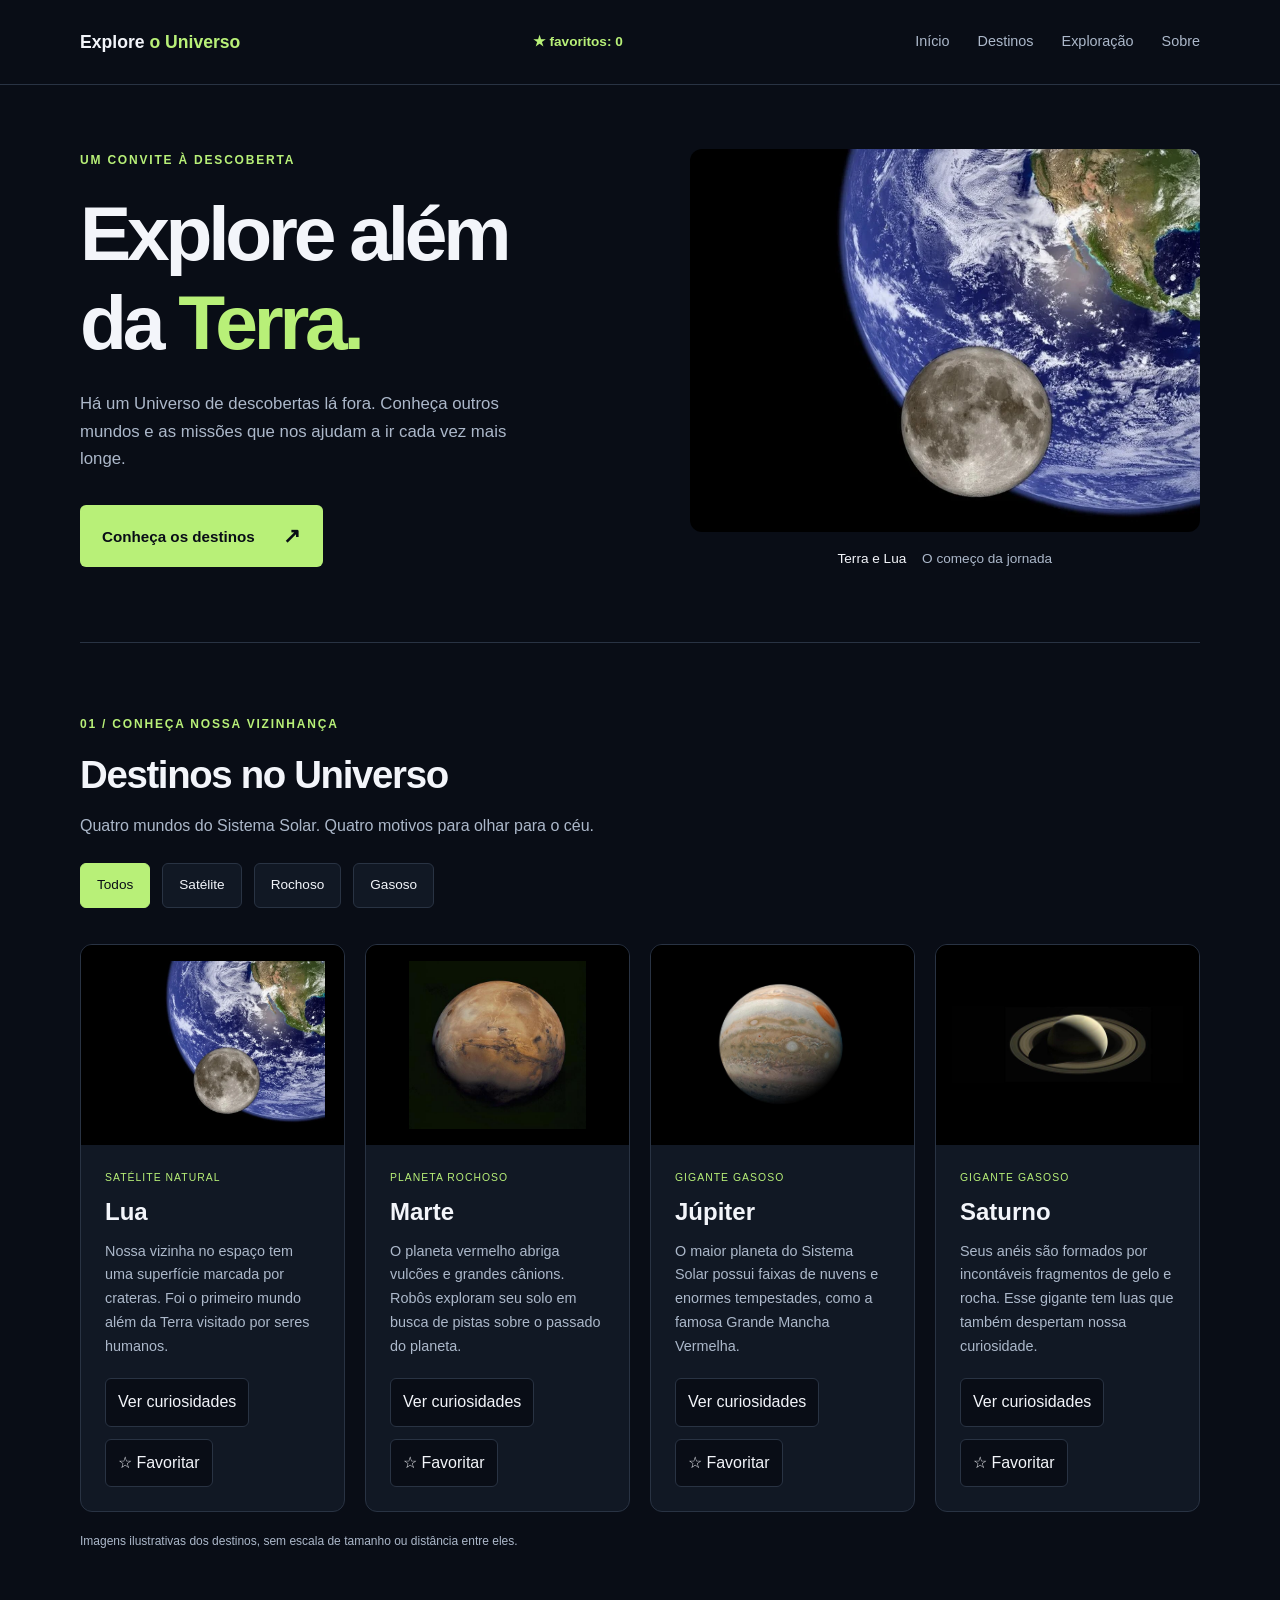
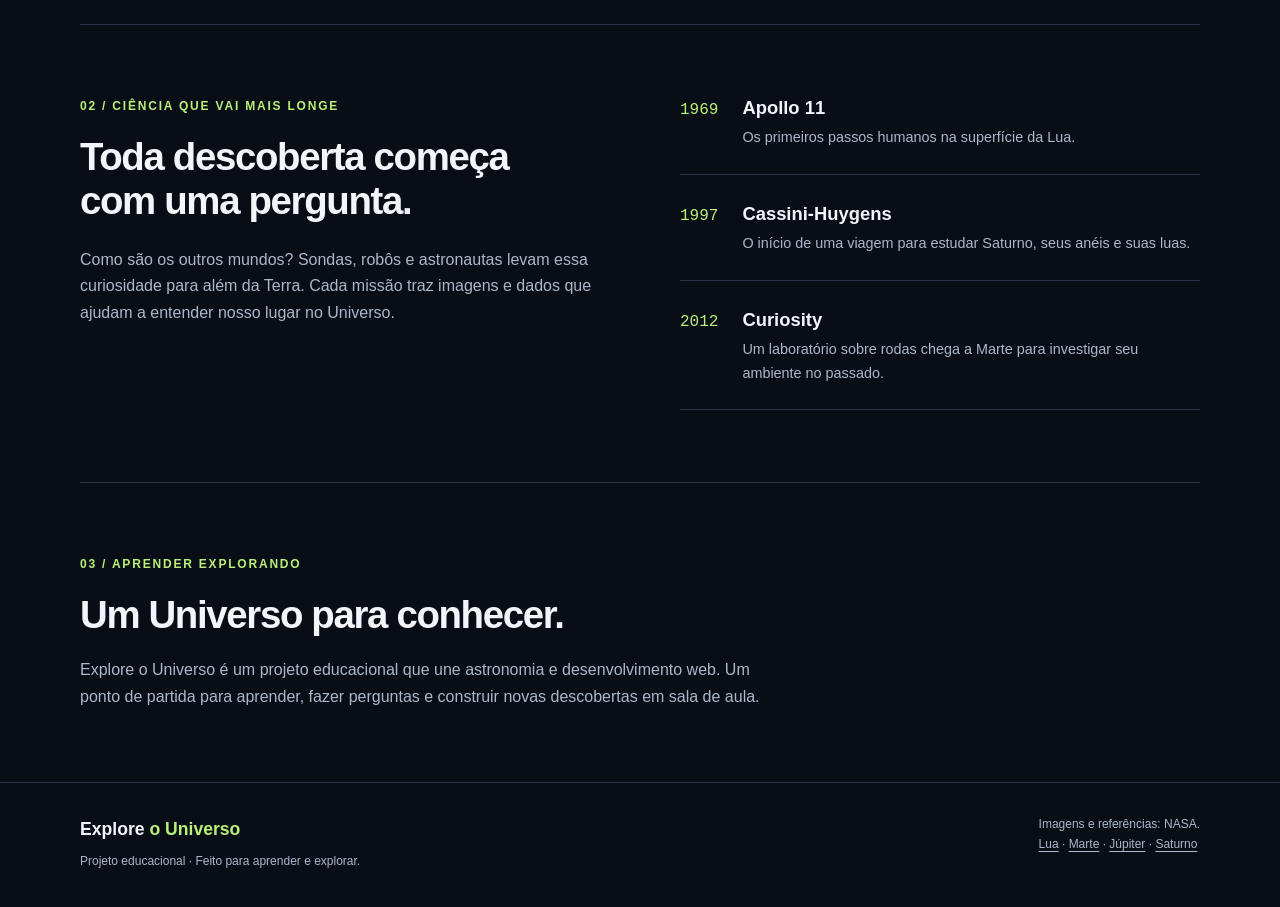
<file: versao4/index.html>
<!DOCTYPE html>
<html lang="pt-BR">

<head>
  <meta charset="UTF-8">
  <meta name="viewport" content="width=device-width, initial-scale=1.0">
  <meta name="description"
    content="Conheça a Lua, Marte, Júpiter e Saturno e descubra um pouco da história da exploração espacial.">
  <title>Explore o Universo</title>
  <link rel="stylesheet" href="css/estilos.css">
</head>

<body>
  <header class="cabecalho">
    <div class="container cabecalho-conteudo">
      <h1 class="marca"><a href="#inicio">Explore <span>o Universo</span></a></h1>

      <p class="contador-favoritos">
        ★ favoritos: <span id="quantidade-favoritos">0</span>
      </p>

      <button type="button" class="botao-menu" aria-expanded="false" aria-controls="navegacao-principal">☰ Menu</button>

      <nav aria-label="Navegação principal" id="navegacao-principal" class="navegacao-principal">
        <ul class="menu">
          <li><a href="#inicio">Início</a></li>
          <li><a href="#destinos">Destinos</a></li>
          <li><a href="#exploracao">Exploração</a></li>
          <li><a href="#sobre">Sobre</a></li>
        </ul>
      </nav>
    </div>
  </header>

  <main>
    <section class="destaque container" id="inicio" aria-labelledby="titulo-destaque">
      <div class="destaque-texto">
        <p class="etiqueta">Um convite à descoberta</p>
        <h2 id="titulo-destaque">Explore além<br>da <span>Terra.</span></h2>
        <p class="introducao">Há um Universo de descobertas lá fora. Conheça outros mundos e as missões que nos ajudam a
          ir cada vez mais longe.</p>
        <a class="botao" href="#destinos">Conheça os destinos <span aria-hidden="true">↗</span></a>
      </div>
      <figure class="destaque-imagem">
        <img src="img/lua.webp" alt="Composição mostrando a Lua em primeiro plano e a Terra ao fundo." width="1000"
          height="750">
        <figcaption>Terra e Lua <span>O começo da jornada</span></figcaption>
      </figure>
    </section>

    <section class="destinos secao container" id="destinos" aria-labelledby="titulo-destinos">
      <p class="etiqueta">01 / Conheça nossa vizinhança</p>
      <h2 id="titulo-destinos">Destinos no Universo</h2>
      <p class="descricao-secao">Quatro mundos do Sistema Solar. Quatro motivos para olhar para o céu.</p>

      <!-- DIV com o papel de grupo de botoes -->
       <!-- Usamos o aria-label para descrever a finalidade desse grupo de botoes -->
      <div class="filtros-destinos" role="group" aria-label="Filtrar destinos por categoria">
        <button data-filtro="todos" type="button" class="filtro-ativo" aria-pressed="true">Todos</button>
        <button data-filtro="satelite" type="button" aria-pressed="false">Satélite</button>
        <button data-filtro="rochoso" type="button" aria-pressed="false">Rochoso</button>
        <button data-filtro="gasoso" type="button" aria-pressed="false">Gasoso</button>
      </div>

      <div class="grade-destinos">
        <article class="card-destino" data-categoria="satelite">
          <img src="img/lua.webp" alt="Lua com áreas claras e escuras, em uma composição com a Terra ao fundo."
            width="760" height="570">
          <div class="card-conteudo">
            <p class="categoria">Satélite natural</p>
            <h3>Lua</h3>
            <p class="descricao-card">Nossa vizinha no espaço tem uma superfície marcada por crateras. Foi o primeiro
              mundo além da Terra visitado por seres humanos.</p>

            <!-- Atributos aria-
             Recursos importantes para sinalizar/avisar ferramentas/tecnolofias de acessibilidade sobre diferentes estados dos elementos da pagina -->

            <div class="acoes-card">
              <button type="button" class="botao-curiosidade" aria-expanded="false" aria-controls="curiosidade-lua">
                Ver curiosidades
              </button>
              <button type="button" class="botao-favorito" aria-pressed="false">
                ☆ Favoritar
              </button>

            </div>

            <p class="curiosidade" id="curiosidade-lua" hidden>
              A Lua leva aproximadamente 27 dias para dar uma volta ao redor da Terra
            </p>

          </div>
        </article>

        <article class="card-destino" data-categoria="rochoso">
          <img src="img/marte.jpg" alt="Marte visto do espaço, com superfície em tons avermelhados." width="506"
            height="480">
          <div class="card-conteudo">
            <p class="categoria">Planeta rochoso</p>
            <h3>Marte</h3>
            <p class="descricao-card">O planeta vermelho abriga vulcões e grandes cânions. Robôs exploram seu solo em
              busca de pistas sobre o passado do planeta.</p>

            <div class="acoes-card">
              <button type="button" class="botao-curiosidade" aria-expanded="false" aria-controls="curiosidade-marte">
                Ver curiosidades
              </button>
              <button type="button" class="botao-favorito" aria-pressed="false">
                ☆ Favoritar
              </button>
            </div>

            <p class="curiosidade" id="curiosidade-marte" hidden>Um dia em Marte dura cerca de 24 horas e 40 minutos.</p>
          </div>
        </article>

        <article class="card-destino" data-categoria="gasoso">
          <img src="img/jupiter.jpg" alt="Júpiter com faixas de nuvens e uma grande tempestade oval." width="750"
            height="750">
          <div class="card-conteudo">
            <p class="categoria">Gigante gasoso</p>
            <h3>Júpiter</h3>
            <p class="descricao-card">O maior planeta do Sistema Solar possui faixas de nuvens e enormes tempestades,
              como a famosa Grande Mancha Vermelha.</p>

            <div class="acoes-card">
              <button type="button" class="botao-curiosidade" aria-expanded="false" aria-controls="curiosidade-jupter">
                Ver curiosidades
              </button>
              <button type="button" class="botao-favorito" aria-pressed="false">
                ☆ Favoritar
              </button>
            </div>

            <p class="curiosidade" id="curiosidade-jupter" hidden>Júpiter leva cerca de 12 anos terrestres para completar uma
              volta ao redor do Sol.</p>
          </div>
        </article>

        <article class="card-destino" data-categoria="gasoso">
          <img src="img/saturno.jpg" alt="Saturno envolvido por seus amplos anéis, contra o fundo escuro do espaço."
            width="960" height="320">
          <div class="card-conteudo">
            <p class="categoria">Gigante gasoso</p>
            <h3>Saturno</h3>
            <p class="descricao-card">Seus anéis são formados por incontáveis fragmentos de gelo e rocha. Esse gigante
              tem luas que também despertam nossa curiosidade.</p>

            <div class="acoes-card">
              <button type="button" class="botao-curiosidade" aria-expanded="false" aria-controls="curiosidade-saturno">
                Ver curiosidades
              </button>
              <button type="button" class="botao-favorito" aria-pressed="false">
                ☆ Favoritar
              </button>
            </div>

            <p class="curiosidade" id="curiosidade-saturno" hidden>Saturno leva aproximadamente 29 anos terrestres para
              completar uma volta ao redor do Sol.</p>

          </div>
        </article>

      </div>
      <p class="nota">Imagens ilustrativas dos destinos, sem escala de tamanho ou distância entre eles.</p>
    </section>

    <section class="exploracao secao container" id="exploracao" aria-labelledby="titulo-exploracao">
      <div>
        <p class="etiqueta">02 / Ciência que vai mais longe</p>
        <h2 id="titulo-exploracao">Toda descoberta começa com uma pergunta.</h2>
        <p>Como são os outros mundos? Sondas, robôs e astronautas levam essa curiosidade para além da Terra. Cada missão
          traz imagens e dados que ajudam a entender nosso lugar no Universo.</p>
      </div>
      <ol class="missoes" aria-label="Marcos da exploração espacial">
        <li><span class="ano">1969</span>
          <div>
            <h3>Apollo 11</h3>
            <p>Os primeiros passos humanos na superfície da Lua.</p>
          </div>
        </li>
        <li><span class="ano">1997</span>
          <div>
            <h3>Cassini-Huygens</h3>
            <p>O início de uma viagem para estudar Saturno, seus anéis e suas luas.</p>
          </div>
        </li>
        <li><span class="ano">2012</span>
          <div>
            <h3>Curiosity</h3>
            <p>Um laboratório sobre rodas chega a Marte para investigar seu ambiente no passado.</p>
          </div>
        </li>
      </ol>
    </section>

    <section class="sobre secao container" id="sobre" aria-labelledby="titulo-sobre">
      <p class="etiqueta">03 / Aprender explorando</p>
      <h2 id="titulo-sobre">Um Universo para conhecer.</h2>
      <p>Explore o Universo é um projeto educacional que une astronomia e desenvolvimento web. Um ponto de partida para
        aprender, fazer perguntas e construir novas descobertas em sala de aula.</p>
    </section>
  </main>

  <footer class="rodape">
    <div class="container rodape-conteudo">
      <div>
        <p class="marca">Explore <span>o Universo</span></p>
        <p class="texto-rodape">Projeto educacional · Feito para aprender e explorar.</p>
      </div>
      <p class="creditos">Imagens e referências: NASA.<br>
        <a href="https://science.nasa.gov/moon/">Lua</a> ·
        <a href="https://science.nasa.gov/mars/">Marte</a> ·
        <a href="https://science.nasa.gov/jupiter/">Júpiter</a> ·
        <a href="https://science.nasa.gov/saturn/">Saturno</a>
      </p>
    </div>
  </footer>

  <script src="js/script.js"></script>

</body>

</html>
</file>
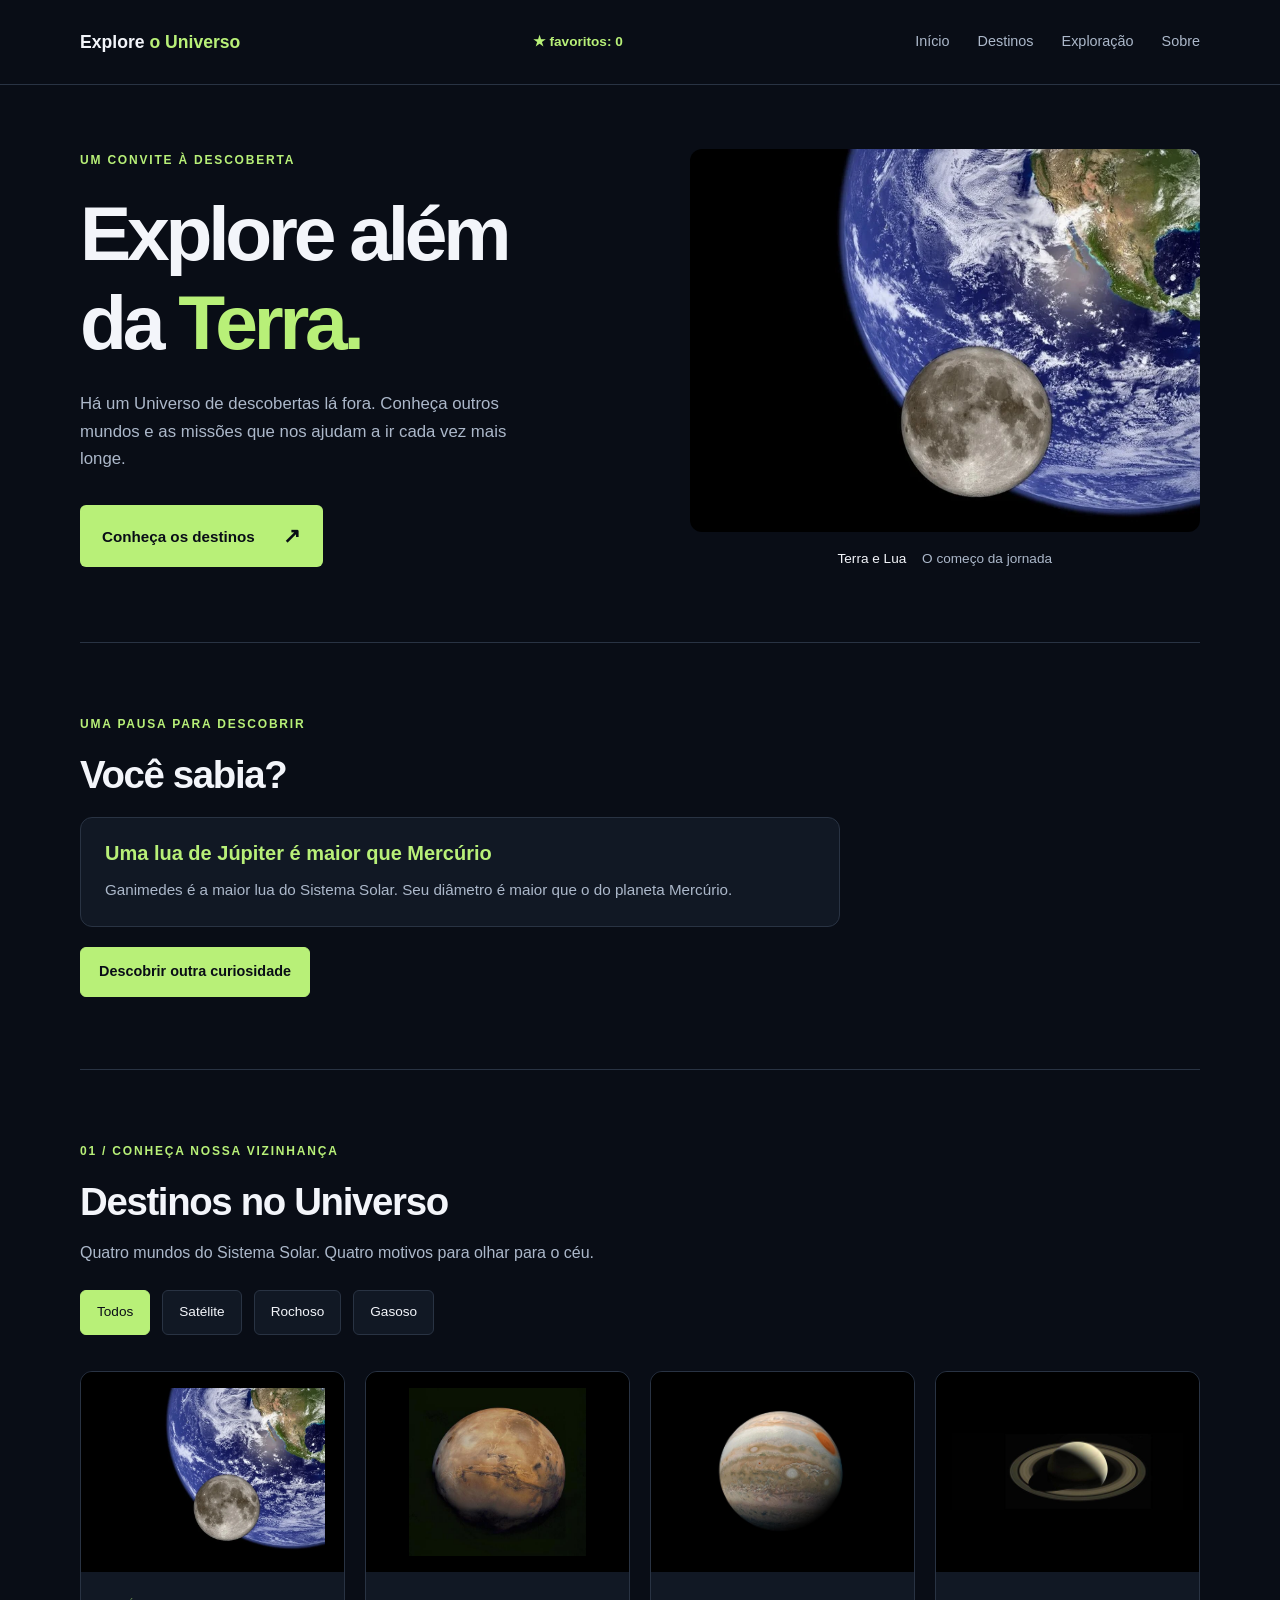
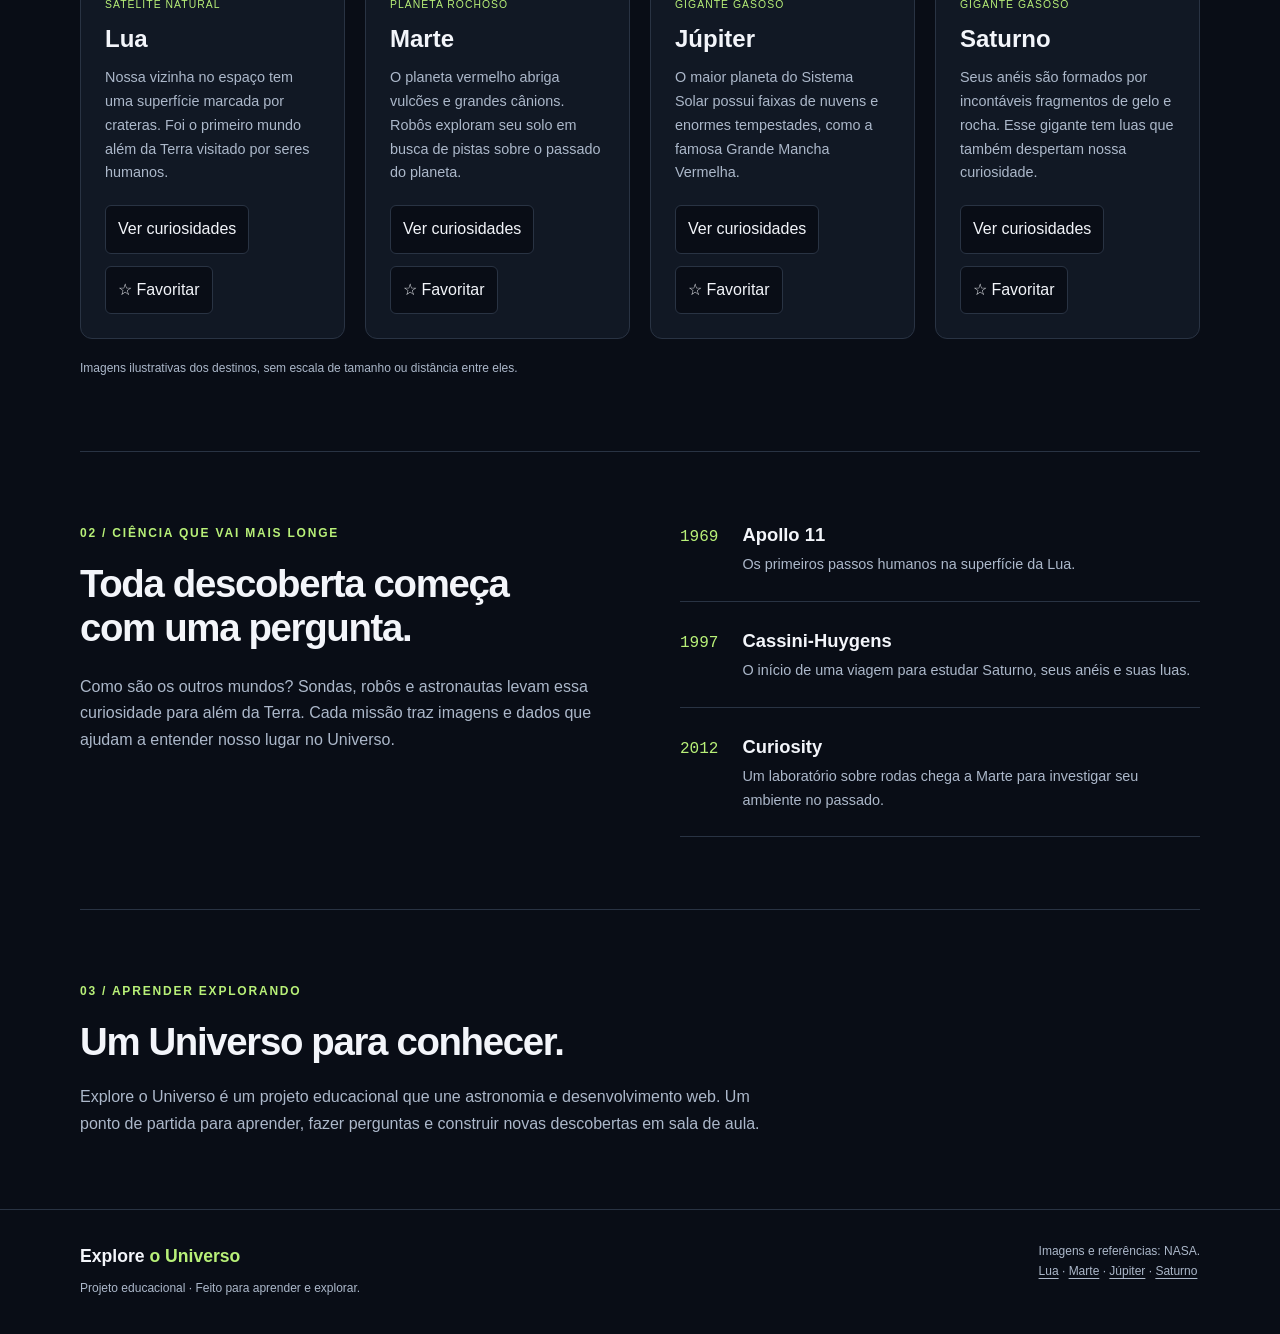
<file: versao5/index.html>
<!DOCTYPE html>
<html lang="pt-BR">

<head>
  <meta charset="UTF-8">
  <meta name="viewport" content="width=device-width, initial-scale=1.0">
  <meta name="description"
    content="Conheça a Lua, Marte, Júpiter e Saturno e descubra um pouco da história da exploração espacial.">
  <title>Explore o Universo</title>
  <link rel="stylesheet" href="css/estilos.css">
</head>

<body>
  <header class="cabecalho">
    <div class="container cabecalho-conteudo">
      <h1 class="marca"><a href="#inicio">Explore <span>o Universo</span></a></h1>

      <p class="contador-favoritos">
        ★ favoritos: <span id="quantidade-favoritos">0</span>
      </p>

      <button type="button" class="botao-menu" aria-expanded="false" aria-controls="navegacao-principal">☰ Menu</button>

      <nav aria-label="Navegação principal" id="navegacao-principal" class="navegacao-principal">
        <ul class="menu">
          <li><a href="#inicio">Início</a></li>
          <li><a href="#destinos">Destinos</a></li>
          <li><a href="#exploracao">Exploração</a></li>
          <li><a href="#sobre">Sobre</a></li>
        </ul>
      </nav>
    </div>
  </header>

  <main>
    <section class="destaque container" id="inicio" aria-labelledby="titulo-destaque">
      <div class="destaque-texto">
        <p class="etiqueta">Um convite à descoberta</p>
        <h2 id="titulo-destaque">Explore além<br>da <span>Terra.</span></h2>
        <p class="introducao">Há um Universo de descobertas lá fora. Conheça outros mundos e as missões que nos ajudam a
          ir cada vez mais longe.</p>
        <a class="botao" href="#destinos">Conheça os destinos <span aria-hidden="true">↗</span></a>
      </div>
      <figure class="destaque-imagem">
        <img src="img/lua.webp" alt="Composição mostrando a Lua em primeiro plano e a Terra ao fundo." width="1000"
          height="750">
        <figcaption>Terra e Lua <span>O começo da jornada</span></figcaption>
      </figure>
    </section>

    <section class="curiosidade-universo secao container" aria-labelledby="titulo-secao-curiosidade">

      <p class="etiqueta">Uma pausa para descobrir</p>
      <h2 id="titulo-secao-curiosidade">Você sabia?</h2>


      <div class="painel-curiosidade">
        <h3 id="titulo-curiosidade-aleatoria"></h3>
        <p id="explicacao-curiosidade-aleatoria"></p>
      </div>

      <button type="button" class="botao-curiosidade-aleatoria">
        Descobrir outra curiosidade
      </button>

    </section>

    <section class="destinos secao container" id="destinos" aria-labelledby="titulo-destinos">
      <p class="etiqueta">01 / Conheça nossa vizinhança</p>
      <h2 id="titulo-destinos">Destinos no Universo</h2>
      <p class="descricao-secao">Quatro mundos do Sistema Solar. Quatro motivos para olhar para o céu.</p>

      <!-- DIV com o papel de grupo de botoes -->
       <!-- Usamos o aria-label para descrever a finalidade desse grupo de botoes -->
      <div class="filtros-destinos" role="group" aria-label="Filtrar destinos por categoria">
        <button data-filtro="todos" type="button" class="filtro-ativo" aria-pressed="true">Todos</button>
        <button data-filtro="satelite" type="button" aria-pressed="false">Satélite</button>
        <button data-filtro="rochoso" type="button" aria-pressed="false">Rochoso</button>
        <button data-filtro="gasoso" type="button" aria-pressed="false">Gasoso</button>
      </div>

      <div class="grade-destinos">
        <article class="card-destino" data-categoria="satelite">
          <img src="img/lua.webp" alt="Lua com áreas claras e escuras, em uma composição com a Terra ao fundo."
            width="760" height="570">
          <div class="card-conteudo">
            <p class="categoria">Satélite natural</p>
            <h3>Lua</h3>
            <p class="descricao-card">Nossa vizinha no espaço tem uma superfície marcada por crateras. Foi o primeiro
              mundo além da Terra visitado por seres humanos.</p>

            <!-- Atributos aria-
             Recursos importantes para sinalizar/avisar ferramentas/tecnolofias de acessibilidade sobre diferentes estados dos elementos da pagina -->

            <div class="acoes-card">
              <button type="button" class="botao-curiosidade" aria-expanded="false" aria-controls="curiosidade-lua">
                Ver curiosidades
              </button>
              <button type="button" class="botao-favorito" aria-pressed="false">
                ☆ Favoritar
              </button>

            </div>

            <p class="curiosidade" id="curiosidade-lua" hidden>
              A Lua leva aproximadamente 27 dias para dar uma volta ao redor da Terra
            </p>

          </div>
        </article>

        <article class="card-destino" data-categoria="rochoso">
          <img src="img/marte.jpg" alt="Marte visto do espaço, com superfície em tons avermelhados." width="506"
            height="480">
          <div class="card-conteudo">
            <p class="categoria">Planeta rochoso</p>
            <h3>Marte</h3>
            <p class="descricao-card">O planeta vermelho abriga vulcões e grandes cânions. Robôs exploram seu solo em
              busca de pistas sobre o passado do planeta.</p>

            <div class="acoes-card">
              <button type="button" class="botao-curiosidade" aria-expanded="false" aria-controls="curiosidade-marte">
                Ver curiosidades
              </button>
              <button type="button" class="botao-favorito" aria-pressed="false">
                ☆ Favoritar
              </button>
            </div>

            <p class="curiosidade" id="curiosidade-marte" hidden>Um dia em Marte dura cerca de 24 horas e 40 minutos.</p>
          </div>
        </article>

        <article class="card-destino" data-categoria="gasoso">
          <img src="img/jupiter.jpg" alt="Júpiter com faixas de nuvens e uma grande tempestade oval." width="750"
            height="750">
          <div class="card-conteudo">
            <p class="categoria">Gigante gasoso</p>
            <h3>Júpiter</h3>
            <p class="descricao-card">O maior planeta do Sistema Solar possui faixas de nuvens e enormes tempestades,
              como a famosa Grande Mancha Vermelha.</p>

            <div class="acoes-card">
              <button type="button" class="botao-curiosidade" aria-expanded="false" aria-controls="curiosidade-jupter">
                Ver curiosidades
              </button>
              <button type="button" class="botao-favorito" aria-pressed="false">
                ☆ Favoritar
              </button>
            </div>

            <p class="curiosidade" id="curiosidade-jupter" hidden>Júpiter leva cerca de 12 anos terrestres para completar uma
              volta ao redor do Sol.</p>
          </div>
        </article>

        <article class="card-destino" data-categoria="gasoso">
          <img src="img/saturno.jpg" alt="Saturno envolvido por seus amplos anéis, contra o fundo escuro do espaço."
            width="960" height="320">
          <div class="card-conteudo">
            <p class="categoria">Gigante gasoso</p>
            <h3>Saturno</h3>
            <p class="descricao-card">Seus anéis são formados por incontáveis fragmentos de gelo e rocha. Esse gigante
              tem luas que também despertam nossa curiosidade.</p>

            <div class="acoes-card">
              <button type="button" class="botao-curiosidade" aria-expanded="false" aria-controls="curiosidade-saturno">
                Ver curiosidades
              </button>
              <button type="button" class="botao-favorito" aria-pressed="false">
                ☆ Favoritar
              </button>
            </div>

            <p class="curiosidade" id="curiosidade-saturno" hidden>Saturno leva aproximadamente 29 anos terrestres para
              completar uma volta ao redor do Sol.</p>

          </div>
        </article>

      </div>
      <p class="nota">Imagens ilustrativas dos destinos, sem escala de tamanho ou distância entre eles.</p>
    </section>

    <section class="exploracao secao container" id="exploracao" aria-labelledby="titulo-exploracao">
      <div>
        <p class="etiqueta">02 / Ciência que vai mais longe</p>
        <h2 id="titulo-exploracao">Toda descoberta começa com uma pergunta.</h2>
        <p>Como são os outros mundos? Sondas, robôs e astronautas levam essa curiosidade para além da Terra. Cada missão
          traz imagens e dados que ajudam a entender nosso lugar no Universo.</p>
      </div>
      <ol class="missoes" aria-label="Marcos da exploração espacial">
        <li><span class="ano">1969</span>
          <div>
            <h3>Apollo 11</h3>
            <p>Os primeiros passos humanos na superfície da Lua.</p>
          </div>
        </li>
        <li><span class="ano">1997</span>
          <div>
            <h3>Cassini-Huygens</h3>
            <p>O início de uma viagem para estudar Saturno, seus anéis e suas luas.</p>
          </div>
        </li>
        <li><span class="ano">2012</span>
          <div>
            <h3>Curiosity</h3>
            <p>Um laboratório sobre rodas chega a Marte para investigar seu ambiente no passado.</p>
          </div>
        </li>
      </ol>
    </section>

    <section class="sobre secao container" id="sobre" aria-labelledby="titulo-sobre">
      <p class="etiqueta">03 / Aprender explorando</p>
      <h2 id="titulo-sobre">Um Universo para conhecer.</h2>
      <p>Explore o Universo é um projeto educacional que une astronomia e desenvolvimento web. Um ponto de partida para
        aprender, fazer perguntas e construir novas descobertas em sala de aula.</p>
    </section>
  </main>

  <footer class="rodape">
    <div class="container rodape-conteudo">
      <div>
        <p class="marca">Explore <span>o Universo</span></p>
        <p class="texto-rodape">Projeto educacional · Feito para aprender e explorar.</p>
      </div>
      <p class="creditos">Imagens e referências: NASA.<br>
        <a href="https://science.nasa.gov/moon/">Lua</a> ·
        <a href="https://science.nasa.gov/mars/">Marte</a> ·
        <a href="https://science.nasa.gov/jupiter/">Júpiter</a> ·
        <a href="https://science.nasa.gov/saturn/">Saturno</a>
      </p>
    </div>
  </footer>

  <script src="js/script.js"></script>

</body>

</html>
</file>
<file: versao0/css/estilos.css>
/* Mobile First: estilos-base para telas pequenas. */
:root {
  --fundo: #090d16;
  --superficie: #111824;
  --texto: #f3f5fa;
  --texto-suave: #acb8ca;
  --destaque: #b8f078;
  --borda: #293343;
}

html {
  scroll-behavior: smooth;
}

* {
  box-sizing: border-box;
}

body {
  margin: 0;
  background: var(--fundo);
  color: var(--texto);
  font-family: Arial, Helvetica, sans-serif;
  line-height: 1.65;
}

a {
  color: inherit;
}
img {
  display: block;
  max-width: 100%;
  height: auto;
}
h1,
h2,
h3,
p,
figure {
  margin: 0;
}
h1,
h2,
h3 {
  line-height: 1.15;
}
p {
  color: var(--texto-suave);
}
section {
  scroll-margin-top: 120px;
}

.container {
  width: min(1120px, 90%);
  margin-inline: auto;
}
.secao {
  padding-block: 48px;
}
.etiqueta {
  margin-bottom: 18px;
  color: var(--destaque);
  font-size: 0.75rem;
  font-weight: 700;
  letter-spacing: 0.15em;
  text-transform: uppercase;
}
h2 {
  font-size: clamp(1.8rem, 3vw, 2.6rem);
  letter-spacing: -0.035em;
}
.descricao-secao {
  margin-top: 16px;
}

/* Navegação: os links continuam visíveis e quebram de linha no celular. */
.cabecalho {
  position: sticky;
  top: 0;
  z-index: 10;
  border-bottom: 1px solid var(--borda);
  background: var(--fundo);
}
.cabecalho-conteudo {
  display: flex;
  justify-content: space-between;
  align-items: center;
  flex-wrap: wrap;
  gap: 12px;
  padding-block: 20px;
}
.marca {
  color: var(--texto);
  font-size: 1.1rem;
  font-weight: 700;
  text-decoration: none;
}
.marca a {
  text-decoration: none;
}
.marca span {
  color: var(--destaque);
}
.menu {
  display: flex;
  flex-wrap: wrap;
  gap: 8px 20px;
  margin: 0;
  padding: 0;
  list-style: none;
}
.menu a {
  display: inline-block;
  padding-block: 6px;
  color: var(--texto-suave);
  font-size: 0.9rem;
  text-decoration: none;
}
.menu a:hover,
.creditos a:hover {
  color: var(--destaque);
}
a:focus-visible {
  outline: 3px solid var(--destaque);
  outline-offset: 5px;
  border-radius: 3px;
}
/* Destaque: a mesma imagem local da Lua também aparece no primeiro card. */
.destaque {
  display: flex;
  flex-direction: column;
  gap: 36px;
  padding-block: 48px;
}
.destaque h2 {
  font-size: clamp(3rem, 6vw, 5.1rem);
  letter-spacing: -0.055em;
}
.destaque h2 span {
  color: var(--destaque);
}
.introducao {
  max-width: 440px;
  margin-top: 24px;
  font-size: 1.05rem;
}
.botao {
  display: inline-flex;
  align-items: center;
  gap: 28px;
  margin-top: 32px;
  padding: 14px 22px;
  border-radius: 6px;
  background: var(--destaque);
  color: var(--fundo);
  font-size: 0.95rem;
  font-weight: 700;
  text-decoration: none;
}
.botao:hover {
  background: #d0ffa0;
}
.botao span {
  font-size: 1.3rem;
}
.destaque-imagem {
  width: 85%;
  max-width: 340px;
  margin-inline: auto;
}
.destaque-imagem img {
  width: 100%;
  border-radius: 12px;
}
.destaque-imagem figcaption {
  margin-top: 16px;
  text-align: center;
  font-size: 0.85rem;
}
.destaque-imagem figcaption span {
  margin-left: 12px;
  color: var(--texto-suave);
}

/* Cards estáticos: uma estrutura igual para os quatro destinos. */
.destinos {
  border-top: 1px solid var(--borda);
}
.grade-destinos {
  display: flex;
  flex-wrap: wrap;
  gap: 20px;
  margin-top: 36px;
}
.card-destino {
  flex: 0 1 100%;
  min-width: 0;
  overflow: hidden;
  border: 1px solid var(--borda);
  border-radius: 12px;
  background: var(--superficie);
}
.card-destino > img {
  width: 100%;
  height: 240px;
  padding: 16px;
  object-fit: contain;
  background: #000;
}
.card-conteudo {
  padding: 24px;
}
.categoria {
  margin-bottom: 12px;
  color: var(--destaque);
  font-size: 0.65rem;
  letter-spacing: 0.1em;
  text-transform: uppercase;
}
.card-conteudo h3 {
  margin-bottom: 14px;
  font-size: 1.5rem;
}
.descricao-card {
  font-size: 0.9rem;
}
.nota {
  margin-top: 20px;
  font-size: 0.75rem;
}

/* Conteúdo introdutório e marcos das missões. */
.exploracao {
  display: flex;
  flex-direction: column;
  gap: 36px;
  border-top: 1px solid var(--borda);
}
.exploracao h2 {
  max-width: 450px;
  margin-bottom: 24px;
}
.missoes {
  display: flex;
  flex-direction: column;
  gap: 28px;
  margin: 0;
  padding: 0;
  list-style: none;
}
.missoes li {
  display: flex;
  align-items: baseline;
  gap: 24px;
  border-bottom: 1px solid var(--borda);
  padding-bottom: 24px;
}
.ano {
  color: var(--destaque);
  font-family: monospace;
  font-size: 1rem;
}
.missoes h3 {
  margin-bottom: 8px;
  font-size: 1.15rem;
}
.missoes p {
  font-size: 0.9rem;
}
.sobre {
  border-top: 1px solid var(--borda);
}
.sobre > p:last-child {
  max-width: 710px;
  margin-top: 20px;
}
.rodape {
  border-top: 1px solid var(--borda);
  padding-block: 32px;
}
.rodape-conteudo {
  display: flex;
  justify-content: space-between;
  flex-wrap: wrap;
  gap: 24px;
}
.texto-rodape,
.creditos {
  font-size: 0.75rem;
}
.rodape .marca {
  margin-bottom: 8px;
}
.creditos a {
  text-underline-offset: 3px;
}

/* Tablet: duas colunas, descontando o espaço entre os cards. */
@media (min-width: 600px) {
  .cabecalho-conteudo {
    gap: 20px;
    padding-block: 24px;
  }
  .menu {
    gap: 12px 28px;
  }
  .secao {
    padding-block: 72px;
  }
  .destaque {
    flex-direction: row;
    align-items: center;
    gap: 24px;
    padding-block: 64px 72px;
  }
  .destaque-texto {
    flex: 1.1;
    min-width: 0;
  }
  .destaque-imagem {
    flex: 1;
    min-width: 0;
    width: auto;
    max-width: none;
    margin-inline: 0;
  }
  .card-destino {
    flex-basis: calc((100% - 20px) / 2);
  }
  .card-destino > img {
    height: 200px;
  }
  .exploracao {
    flex-direction: row;
  }
  .exploracao > div,
  .exploracao > .missoes {
    flex: 1;
    min-width: 0;
  }
}

/* Computador: quatro cards por linha e mais espaço entre os blocos. */
@media (min-width: 951px) {
  .card-destino {
    flex-basis: calc((100% - 60px) / 4);
  }
  .destaque {
    gap: 48px;
  }
  .exploracao {
    gap: 80px;
  }
}


/* Acessibilidade: respeita a preferência do usuário por menos movimento. */
@media (prefers-reduced-motion: reduce) {
  html {
    scroll-behavior: auto;
  }
}
</file>
<file: versao1/css/estilos.css>
/* Mobile First: estilos-base para telas pequenas. */
:root {
  --fundo: #090d16;
  --superficie: #111824;
  --texto: #f3f5fa;
  --texto-suave: #acb8ca;
  --destaque: #b8f078;
  --borda: #293343;
}

html {
  scroll-behavior: smooth;
}

* {
  box-sizing: border-box;
}

body {
  margin: 0;
  background: var(--fundo);
  color: var(--texto);
  font-family: Arial, Helvetica, sans-serif;
  line-height: 1.65;
}

a {
  color: inherit;
}

img {
  display: block;
  max-width: 100%;
  height: auto;
}

h1,
h2,
h3,
p,
figure {
  margin: 0;
}

h1,
h2,
h3 {
  line-height: 1.15;
}

p {
  color: var(--texto-suave);
}

section {
  scroll-margin-top: 120px;
}

.container {
  width: min(1120px, 90%);
  margin-inline: auto;
}

.secao {
  padding-block: 48px;
}

.etiqueta {
  margin-bottom: 18px;
  color: var(--destaque);
  font-size: 0.75rem;
  font-weight: 700;
  letter-spacing: 0.15em;
  text-transform: uppercase;
}

h2 {
  font-size: clamp(1.8rem, 3vw, 2.6rem);
  letter-spacing: -0.035em;
}

.descricao-secao {
  margin-top: 16px;
}

/* Navegação: os links continuam visíveis e quebram de linha no celular. */
.cabecalho {
  position: sticky;
  top: 0;
  z-index: 10;
  border-bottom: 1px solid var(--borda);
  background: var(--fundo);
}

.cabecalho-conteudo {
  display: flex;
  justify-content: space-between;
  align-items: center;
  flex-wrap: wrap;
  gap: 12px;
  padding-block: 20px;
}

.marca {
  color: var(--texto);
  font-size: 1.1rem;
  font-weight: 700;
  text-decoration: none;
}

.marca a {
  text-decoration: none;
}

.marca span {
  color: var(--destaque);
}

.menu {
  display: flex;
  flex-wrap: wrap;
  gap: 8px 20px;
  margin: 0;
  padding: 0;
  list-style: none;
}

.menu a {
  display: inline-block;
  padding-block: 6px;
  color: var(--texto-suave);
  font-size: 0.9rem;
  text-decoration: none;
}

.menu a:hover,
.creditos a:hover {
  color: var(--destaque);
}

a:focus-visible, botton:focus-visible {
  outline: 3px solid var(--destaque);
  outline-offset: 5px;
  border-radius: 3px;
}

/* Destaque: a mesma imagem local da Lua também aparece no primeiro card. */
.destaque {
  display: flex;
  flex-direction: column;
  gap: 36px;
  padding-block: 48px;
}

.destaque h2 {
  font-size: clamp(3rem, 6vw, 5.1rem);
  letter-spacing: -0.055em;
}

.destaque h2 span {
  color: var(--destaque);
}

.introducao {
  max-width: 440px;
  margin-top: 24px;
  font-size: 1.05rem;
}

.botao {
  display: inline-flex;
  align-items: center;
  gap: 28px;
  margin-top: 32px;
  padding: 14px 22px;
  border-radius: 6px;
  background: var(--destaque);
  color: var(--fundo);
  font-size: 0.95rem;
  font-weight: 700;
  text-decoration: none;
}

.botao:hover {
  background: #d0ffa0;
}

.botao span {
  font-size: 1.3rem;
}

.destaque-imagem {
  width: 85%;
  max-width: 340px;
  margin-inline: auto;
}

.destaque-imagem img {
  width: 100%;
  border-radius: 12px;
}

.destaque-imagem figcaption {
  margin-top: 16px;
  text-align: center;
  font-size: 0.85rem;
}

.destaque-imagem figcaption span {
  margin-left: 12px;
  color: var(--texto-suave);
}

/* Cards estáticos: uma estrutura igual para os quatro destinos. */
.destinos {
  border-top: 1px solid var(--borda);
}

.grade-destinos {
  display: flex;
  flex-wrap: wrap;
  gap: 20px;
  margin-top: 36px;
}

.card-destino {
  flex: 0 1 100%;
  min-width: 0;
  overflow: hidden;
  border: 1px solid var(--borda);
  border-radius: 12px;
  background: var(--superficie);
}

.card-destino>img {
  width: 100%;
  height: 240px;
  padding: 16px;
  object-fit: contain;
  background: #000;
}

.card-conteudo {
  padding: 24px;
}

.categoria {
  margin-bottom: 12px;
  color: var(--destaque);
  font-size: 0.65rem;
  letter-spacing: 0.1em;
  text-transform: uppercase;
}

.card-conteudo h3 {
  margin-bottom: 14px;
  font-size: 1.5rem;
}

.descricao-card, .curiosidade {
  font-size: 0.9rem;
}

.acoes-card {
  display: flex;
  flex-wrap: wrap;
  gap: 12px;
  margin-top: 20px;
}

.acoes-card button {
  padding: 10px 12px;
  min-height: 44px;
  border: solid 1px var(--borda);
  border-radius: 6px;
  background: var(--fundo);
  color: var(--texto);
  font-size: 0.85rem;
  cursor: pointer;
  font: inherit;
}

.acoes-card button:hover {
  background: var(--borda);
}

.curiosidade {
  margin-top: 20px;
  padding-top: 20px;
  border-top: 1 solid var(--borda);
}

.card-destino.favoritado {
  border-color: var(--destaque);
}

.favoritado .botao-favoritado {
  border-color: var(--destaque);
  background: var(--fundo);
  color: var(--destaque);
}

.nota {
  margin-top: 20px;
  font-size: 0.75rem;
}

/* Conteúdo introdutório e marcos das missões. */
.exploracao {
  display: flex;
  flex-direction: column;
  gap: 36px;
  border-top: 1px solid var(--borda);
}

.exploracao h2 {
  max-width: 450px;
  margin-bottom: 24px;
}

.missoes {
  display: flex;
  flex-direction: column;
  gap: 28px;
  margin: 0;
  padding: 0;
  list-style: none;
}

.missoes li {
  display: flex;
  align-items: baseline;
  gap: 24px;
  border-bottom: 1px solid var(--borda);
  padding-bottom: 24px;
}

.ano {
  color: var(--destaque);
  font-family: monospace;
  font-size: 1rem;
}

.missoes h3 {
  margin-bottom: 8px;
  font-size: 1.15rem;
}

.missoes p {
  font-size: 0.9rem;
}

.sobre {
  border-top: 1px solid var(--borda);
}

.sobre>p:last-child {
  max-width: 710px;
  margin-top: 20px;
}

.rodape {
  border-top: 1px solid var(--borda);
  padding-block: 32px;
}

.rodape-conteudo {
  display: flex;
  justify-content: space-between;
  flex-wrap: wrap;
  gap: 24px;
}

.texto-rodape,
.creditos {
  font-size: 0.75rem;
}

.rodape .marca {
  margin-bottom: 8px;
}

.creditos a {
  text-underline-offset: 3px;
}

/* Tablet: duas colunas, descontando o espaço entre os cards. */
@media (min-width: 600px) {
  .cabecalho-conteudo {
    gap: 20px;
    padding-block: 24px;
  }

  .menu {
    gap: 12px 28px;
  }

  .secao {
    padding-block: 72px;
  }

  .destaque {
    flex-direction: row;
    align-items: center;
    gap: 24px;
    padding-block: 64px 72px;
  }

  .destaque-texto {
    flex: 1.1;
    min-width: 0;
  }

  .destaque-imagem {
    flex: 1;
    min-width: 0;
    width: auto;
    max-width: none;
    margin-inline: 0;
  }

  .card-destino {
    flex-basis: calc((100% - 20px) / 2);
  }

  .card-destino>img {
    height: 200px;
  }

  .exploracao {
    flex-direction: row;
  }

  .exploracao>div,
  .exploracao>.missoes {
    flex: 1;
    min-width: 0;
  }
}

/* Computador: quatro cards por linha e mais espaço entre os blocos. */
@media (min-width: 951px) {
  .card-destino {
    flex-basis: calc((100% - 60px) / 4);
  }

  .destaque {
    gap: 48px;
  }

  .exploracao {
    gap: 80px;
  }
}


/* Acessibilidade: respeita a preferência do usuário por menos movimento. */
@media (prefers-reduced-motion: reduce) {
  html {
    scroll-behavior: auto;
  }
}
</file>
<file: versao2/css/estilos.css>
/* Mobile First: estilos-base para telas pequenas. */
:root {
  --fundo: #090d16;
  --superficie: #111824;
  --texto: #f3f5fa;
  --texto-suave: #acb8ca;
  --destaque: #b8f078;
  --borda: #293343;
}

html {
  scroll-behavior: smooth;
}

* {
  box-sizing: border-box;
}

body {
  margin: 0;
  background: var(--fundo);
  color: var(--texto);
  font-family: Arial, Helvetica, sans-serif;
  line-height: 1.65;
}

a {
  color: inherit;
}

img {
  display: block;
  max-width: 100%;
  height: auto;
}

h1,
h2,
h3,
p,
figure {
  margin: 0;
}

h1,
h2,
h3 {
  line-height: 1.15;
}

p {
  color: var(--texto-suave);
}

section {
  scroll-margin-top: 120px;
}

.container {
  width: min(1120px, 90%);
  margin-inline: auto;
}

.secao {
  padding-block: 48px;
}

.etiqueta {
  margin-bottom: 18px;
  color: var(--destaque);
  font-size: 0.75rem;
  font-weight: 700;
  letter-spacing: 0.15em;
  text-transform: uppercase;
}

h2 {
  font-size: clamp(1.8rem, 3vw, 2.6rem);
  letter-spacing: -0.035em;
}

.descricao-secao {
  margin-top: 16px;
}

/* Navegação: os links continuam visíveis e quebram de linha no celular. */
.cabecalho {
  position: sticky;
  top: 0;
  z-index: 10;
  border-bottom: 1px solid var(--borda);
  background: var(--fundo);
}

.cabecalho-conteudo {
  display: flex;
  justify-content: space-between;
  align-items: center;
  flex-wrap: wrap;
  gap: 12px;
  padding-block: 20px;
}

.marca {
  color: var(--texto);
  font-size: 1.1rem;
  font-weight: 700;
  text-decoration: none;
}

.marca a {
  text-decoration: none;
}

.marca span {
  color: var(--destaque);
}

.menu {
  display: flex;
  flex-wrap: wrap;
  gap: 8px 20px;
  margin: 0;
  padding: 0;
  list-style: none;
}

.menu a {
  display: inline-block;
  padding-block: 6px;
  color: var(--texto-suave);
  font-size: 0.9rem;
  text-decoration: none;
}

.menu a:hover,
.creditos a:hover {
  color: var(--destaque);
}

a:focus-visible, botton:focus-visible {
  outline: 3px solid var(--destaque);
  outline-offset: 5px;
  border-radius: 3px;
}

/* Destaque: a mesma imagem local da Lua também aparece no primeiro card. */
.destaque {
  display: flex;
  flex-direction: column;
  gap: 36px;
  padding-block: 48px;
}

.destaque h2 {
  font-size: clamp(3rem, 6vw, 5.1rem);
  letter-spacing: -0.055em;
}

.destaque h2 span {
  color: var(--destaque);
}

.introducao {
  max-width: 440px;
  margin-top: 24px;
  font-size: 1.05rem;
}

.botao {
  display: inline-flex;
  align-items: center;
  gap: 28px;
  margin-top: 32px;
  padding: 14px 22px;
  border-radius: 6px;
  background: var(--destaque);
  color: var(--fundo);
  font-size: 0.95rem;
  font-weight: 700;
  text-decoration: none;
}

.botao:hover {
  background: #d0ffa0;
}

.botao span {
  font-size: 1.3rem;
}

.destaque-imagem {
  width: 85%;
  max-width: 340px;
  margin-inline: auto;
}

.destaque-imagem img {
  width: 100%;
  border-radius: 12px;
}

.destaque-imagem figcaption {
  margin-top: 16px;
  text-align: center;
  font-size: 0.85rem;
}

.destaque-imagem figcaption span {
  margin-left: 12px;
  color: var(--texto-suave);
}

/* Cards estáticos: uma estrutura igual para os quatro destinos. */
.destinos {
  border-top: 1px solid var(--borda);
}

.filtros-destinos {
  display: flex;
  flex-wrap: wrap;
  gap: 12px;
  margin-top: 24px;
}

.filtros-destinos button {
  padding: 10px 16px;
  min-height: 44px;
  border: 1px solid var(--borda);
  border-radius: 6px;
  background: var(--superficie);
  color: var(--texto);
  font: inherit;
  font-size: 0.85rem;
  cursor: pointer;
}

.filtros-destinos button:hover {
  border-color: var(--destaque);
}

.filtros-destinos .filtro-ativo {
  border-color: var(--destaque);
  background: var(--destaque);
  color: var(--fundo);
}

.grade-destinos {
  display: flex;
  flex-wrap: wrap;
  gap: 20px;
  margin-top: 36px;
}

.card-destino {
  flex: 0 1 100%;
  min-width: 0;
  overflow: hidden;
  border: 1px solid var(--borda);
  border-radius: 12px;
  background: var(--superficie);
}

.card-destino>img {
  width: 100%;
  height: 240px;
  padding: 16px;
  object-fit: contain;
  background: #000;
}

.card-conteudo {
  padding: 24px;
}

.categoria {
  margin-bottom: 12px;
  color: var(--destaque);
  font-size: 0.65rem;
  letter-spacing: 0.1em;
  text-transform: uppercase;
}

.card-conteudo h3 {
  margin-bottom: 14px;
  font-size: 1.5rem;
}

.descricao-card, .curiosidade {
  font-size: 0.9rem;
}

.acoes-card {
  display: flex;
  flex-wrap: wrap;
  gap: 12px;
  margin-top: 20px;
}

.acoes-card button {
  padding: 10px 12px;
  min-height: 44px;
  border: solid 1px var(--borda);
  border-radius: 6px;
  background: var(--fundo);
  color: var(--texto);
  font-size: 0.85rem;
  cursor: pointer;
  font: inherit;
}

.acoes-card button:hover {
  background: var(--borda);
}

.curiosidade {
  margin-top: 20px;
  padding-top: 20px;
  border-top: 1 solid var(--borda);
}

.card-destino.favoritado {
  border-color: var(--destaque);
}

.favoritado .botao-favoritado {
  border-color: var(--destaque);
  background: var(--fundo);
  color: var(--destaque);
}

.nota {
  margin-top: 20px;
  font-size: 0.75rem;
}

/* Conteúdo introdutório e marcos das missões. */
.exploracao {
  display: flex;
  flex-direction: column;
  gap: 36px;
  border-top: 1px solid var(--borda);
}

.exploracao h2 {
  max-width: 450px;
  margin-bottom: 24px;
}

.missoes {
  display: flex;
  flex-direction: column;
  gap: 28px;
  margin: 0;
  padding: 0;
  list-style: none;
}

.missoes li {
  display: flex;
  align-items: baseline;
  gap: 24px;
  border-bottom: 1px solid var(--borda);
  padding-bottom: 24px;
}

.ano {
  color: var(--destaque);
  font-family: monospace;
  font-size: 1rem;
}

.missoes h3 {
  margin-bottom: 8px;
  font-size: 1.15rem;
}

.missoes p {
  font-size: 0.9rem;
}

.sobre {
  border-top: 1px solid var(--borda);
}

.sobre>p:last-child {
  max-width: 710px;
  margin-top: 20px;
}

.rodape {
  border-top: 1px solid var(--borda);
  padding-block: 32px;
}

.rodape-conteudo {
  display: flex;
  justify-content: space-between;
  flex-wrap: wrap;
  gap: 24px;
}

.texto-rodape,
.creditos {
  font-size: 0.75rem;
}

.rodape .marca {
  margin-bottom: 8px;
}

.creditos a {
  text-underline-offset: 3px;
}

/* Tablet: duas colunas, descontando o espaço entre os cards. */
@media (min-width: 600px) {
  .cabecalho-conteudo {
    gap: 20px;
    padding-block: 24px;
  }

  .menu {
    gap: 12px 28px;
  }

  .secao {
    padding-block: 72px;
  }

  .destaque {
    flex-direction: row;
    align-items: center;
    gap: 24px;
    padding-block: 64px 72px;
  }

  .destaque-texto {
    flex: 1.1;
    min-width: 0;
  }

  .destaque-imagem {
    flex: 1;
    min-width: 0;
    width: auto;
    max-width: none;
    margin-inline: 0;
  }

  .card-destino {
    flex-basis: calc((100% - 20px) / 2);
  }

  .card-destino>img {
    height: 200px;
  }

  .exploracao {
    flex-direction: row;
  }

  .exploracao>div,
  .exploracao>.missoes {
    flex: 1;
    min-width: 0;
  }
}

/* Computador: quatro cards por linha e mais espaço entre os blocos. */
@media (min-width: 951px) {
  .card-destino {
    flex-basis: calc((100% - 60px) / 4);
  }

  .destaque {
    gap: 48px;
  }

  .exploracao {
    gap: 80px;
  }
}


/* Acessibilidade: respeita a preferência do usuário por menos movimento. */
@media (prefers-reduced-motion: reduce) {
  html {
    scroll-behavior: auto;
  }
}
</file>
<file: versao3/css/estilos.css>
/* Mobile First: estilos-base para telas pequenas. */
:root {
  --fundo: #090d16;
  --superficie: #111824;
  --texto: #f3f5fa;
  --texto-suave: #acb8ca;
  --destaque: #b8f078;
  --borda: #293343;
}

html {
  scroll-behavior: smooth;
}

* {
  box-sizing: border-box;
}

body {
  margin: 0;
  background: var(--fundo);
  color: var(--texto);
  font-family: Arial, Helvetica, sans-serif;
  line-height: 1.65;
}

a {
  color: inherit;
}

img {
  display: block;
  max-width: 100%;
  height: auto;
}

h1,
h2,
h3,
p,
figure {
  margin: 0;
}

h1,
h2,
h3 {
  line-height: 1.15;
}

p {
  color: var(--texto-suave);
}

section {
  scroll-margin-top: 120px;
}

.container {
  width: min(1120px, 90%);
  margin-inline: auto;
}

.secao {
  padding-block: 48px;
}

.etiqueta {
  margin-bottom: 18px;
  color: var(--destaque);
  font-size: 0.75rem;
  font-weight: 700;
  letter-spacing: 0.15em;
  text-transform: uppercase;
}

h2 {
  font-size: clamp(1.8rem, 3vw, 2.6rem);
  letter-spacing: -0.035em;
}

.descricao-secao {
  margin-top: 16px;
}

/* Navegação: os links continuam visíveis e quebram de linha no celular. */
.cabecalho {
  position: sticky;
  top: 0;
  z-index: 10;
  border-bottom: 1px solid var(--borda);
  background: var(--fundo);
}

.cabecalho-conteudo {
  display: flex;
  justify-content: space-between;
  align-items: center;
  flex-wrap: wrap;
  gap: 12px;
  padding-block: 20px;
}

.marca {
  color: var(--texto);
  font-size: 1.1rem;
  font-weight: 700;
  text-decoration: none;
}

.marca a {
  text-decoration: none;
}

.marca span {
  color: var(--destaque);
}

/* =====================================================
   V3 — MENU RESPONSIVO
   Adicionar após os estilos da marca, antes de .menu.
   ===================================================== */
.botao-menu {
  padding: 10px 16px;
  min-width: 80px;
  min-height: 44px;
  border: 1px solid var(--destaque);
  border-radius: 6px;
  background: var(--destaque);
  color: var(--fundo);
  font: inherit;
  font-size: 0.85rem;
  font-weight: 700;
  cursor: pointer;
}

.botao-menu:hover {
  background: #d0ffa0;
}

/* V3: a navegação começa fechada e ocupa uma linha própria quando aberta. */
.navegacao-principal {
  display: none;
  flex-basis: 100%;
}

.navegacao-principal.menu-aberto {
  display: block;
}

/* ================= FIM DA V3 — MENU RESPONSIVO ================= */


.menu {
  display: flex;
  flex-wrap: wrap;
  gap: 8px 20px;
  margin: 0;
  padding: 0;
  list-style: none;
}

.menu a {
  display: inline-block;
  padding-block: 6px;
  color: var(--texto-suave);
  font-size: 0.9rem;
  text-decoration: none;
}

.menu a:hover,
.creditos a:hover {
  color: var(--destaque);
}

a:focus-visible,
botton:focus-visible {
  outline: 3px solid var(--destaque);
  outline-offset: 5px;
  border-radius: 3px;
}

/* Destaque: a mesma imagem local da Lua também aparece no primeiro card. */
.destaque {
  display: flex;
  flex-direction: column;
  gap: 36px;
  padding-block: 48px;
}

.destaque h2 {
  font-size: clamp(3rem, 6vw, 5.1rem);
  letter-spacing: -0.055em;
}

.destaque h2 span {
  color: var(--destaque);
}

.introducao {
  max-width: 440px;
  margin-top: 24px;
  font-size: 1.05rem;
}

.botao {
  display: inline-flex;
  align-items: center;
  gap: 28px;
  margin-top: 32px;
  padding: 14px 22px;
  border-radius: 6px;
  background: var(--destaque);
  color: var(--fundo);
  font-size: 0.95rem;
  font-weight: 700;
  text-decoration: none;
}

.botao:hover {
  background: #d0ffa0;
}

.botao span {
  font-size: 1.3rem;
}

.destaque-imagem {
  width: 85%;
  max-width: 340px;
  margin-inline: auto;
}

.destaque-imagem img {
  width: 100%;
  border-radius: 12px;
}

.destaque-imagem figcaption {
  margin-top: 16px;
  text-align: center;
  font-size: 0.85rem;
}

.destaque-imagem figcaption span {
  margin-left: 12px;
  color: var(--texto-suave);
}

/* Cards estáticos: uma estrutura igual para os quatro destinos. */
.destinos {
  border-top: 1px solid var(--borda);
}

.filtros-destinos {
  display: flex;
  flex-wrap: wrap;
  gap: 12px;
  margin-top: 24px;
}

.filtros-destinos button {
  padding: 10px 16px;
  min-height: 44px;
  border: 1px solid var(--borda);
  border-radius: 6px;
  background: var(--superficie);
  color: var(--texto);
  font: inherit;
  font-size: 0.85rem;
  cursor: pointer;
}

.filtros-destinos button:hover {
  border-color: var(--destaque);
}

.filtros-destinos .filtro-ativo {
  border-color: var(--destaque);
  background: var(--destaque);
  color: var(--fundo);
}

.grade-destinos {
  display: flex;
  flex-wrap: wrap;
  gap: 20px;
  margin-top: 36px;
}

.card-destino {
  flex: 0 1 100%;
  min-width: 0;
  overflow: hidden;
  border: 1px solid var(--borda);
  border-radius: 12px;
  background: var(--superficie);
}

.card-destino>img {
  width: 100%;
  height: 240px;
  padding: 16px;
  object-fit: contain;
  background: #000;
}

.card-conteudo {
  padding: 24px;
}

.categoria {
  margin-bottom: 12px;
  color: var(--destaque);
  font-size: 0.65rem;
  letter-spacing: 0.1em;
  text-transform: uppercase;
}

.card-conteudo h3 {
  margin-bottom: 14px;
  font-size: 1.5rem;
}

.descricao-card,
.curiosidade {
  font-size: 0.9rem;
}

.acoes-card {
  display: flex;
  flex-wrap: wrap;
  gap: 12px;
  margin-top: 20px;
}

.acoes-card button {
  padding: 10px 12px;
  min-height: 44px;
  border: solid 1px var(--borda);
  border-radius: 6px;
  background: var(--fundo);
  color: var(--texto);
  font-size: 0.85rem;
  cursor: pointer;
  font: inherit;
}

.acoes-card button:hover {
  background: var(--borda);
}

.curiosidade {
  margin-top: 20px;
  padding-top: 20px;
  border-top: 1 solid var(--borda);
}

.card-destino.favoritado {
  border-color: var(--destaque);
}

.favoritado .botao-favoritado {
  border-color: var(--destaque);
  background: var(--fundo);
  color: var(--destaque);
}

.nota {
  margin-top: 20px;
  font-size: 0.75rem;
}

/* Conteúdo introdutório e marcos das missões. */
.exploracao {
  display: flex;
  flex-direction: column;
  gap: 36px;
  border-top: 1px solid var(--borda);
}

.exploracao h2 {
  max-width: 450px;
  margin-bottom: 24px;
}

.missoes {
  display: flex;
  flex-direction: column;
  gap: 28px;
  margin: 0;
  padding: 0;
  list-style: none;
}

.missoes li {
  display: flex;
  align-items: baseline;
  gap: 24px;
  border-bottom: 1px solid var(--borda);
  padding-bottom: 24px;
}

.ano {
  color: var(--destaque);
  font-family: monospace;
  font-size: 1rem;
}

.missoes h3 {
  margin-bottom: 8px;
  font-size: 1.15rem;
}

.missoes p {
  font-size: 0.9rem;
}

.sobre {
  border-top: 1px solid var(--borda);
}

.sobre>p:last-child {
  max-width: 710px;
  margin-top: 20px;
}

.rodape {
  border-top: 1px solid var(--borda);
  padding-block: 32px;
}

.rodape-conteudo {
  display: flex;
  justify-content: space-between;
  flex-wrap: wrap;
  gap: 24px;
}

.texto-rodape,
.creditos {
  font-size: 0.75rem;
}

.rodape .marca {
  margin-bottom: 8px;
}

.creditos a {
  text-underline-offset: 3px;
}

/* Tablet: duas colunas, descontando o espaço entre os cards. */
@media (min-width: 600px) {
  .cabecalho-conteudo {
    gap: 20px;
    padding-block: 24px;
  }

  .menu {
    gap: 12px 28px;
  }

  .secao {
    padding-block: 72px;
  }

  .destaque {
    flex-direction: row;
    align-items: center;
    gap: 24px;
    padding-block: 64px 72px;
  }

  .destaque-texto {
    flex: 1.1;
    min-width: 0;
  }

  .destaque-imagem {
    flex: 1;
    min-width: 0;
    width: auto;
    max-width: none;
    margin-inline: 0;
  }

  .card-destino {
    flex-basis: calc((100% - 20px) / 2);
  }

  .card-destino>img {
    height: 200px;
  }

  .exploracao {
    flex-direction: row;
  }

  .exploracao>div,
  .exploracao>.missoes {
    flex: 1;
    min-width: 0;
  }
}

/* Computador: quatro cards por linha e mais espaço entre os blocos. */
@media (min-width: 951px) {

  /* =====================================================
 V3 — MENU RESPONSIVO — COMPUTADOR
 Adicionar no início da media query (breakpoint) de 951px.
 ===================================================== */
  .botao-menu {
    display: none;
  }

  .navegacao-principal {
    display: block;
    flex-basis: auto;
  }

  /* ================= FIM DA V3 — COMPUTADOR ================= */

  .card-destino {
    flex-basis: calc((100% - 60px) / 4);
  }

  .destaque {
    gap: 48px;
  }

  .exploracao {
    gap: 80px;
  }
}


/* Acessibilidade: respeita a preferência do usuário por menos movimento. */
@media (prefers-reduced-motion: reduce) {
  html {
    scroll-behavior: auto;
  }
}
</file>
<file: versao4/css/estilos.css>
/* Mobile First: estilos-base para telas pequenas. */
:root {
  --fundo: #090d16;
  --superficie: #111824;
  --texto: #f3f5fa;
  --texto-suave: #acb8ca;
  --destaque: #b8f078;
  --borda: #293343;
}

html {
  scroll-behavior: smooth;
}

* {
  box-sizing: border-box;
}

body {
  margin: 0;
  background: var(--fundo);
  color: var(--texto);
  font-family: Arial, Helvetica, sans-serif;
  line-height: 1.65;
}

a {
  color: inherit;
}

img {
  display: block;
  max-width: 100%;
  height: auto;
}

h1,
h2,
h3,
p,
figure {
  margin: 0;
}

h1,
h2,
h3 {
  line-height: 1.15;
}

p {
  color: var(--texto-suave);
}

section {
  scroll-margin-top: 120px;
}

.container {
  width: min(1120px, 90%);
  margin-inline: auto;
}

.secao {
  padding-block: 48px;
}

.etiqueta {
  margin-bottom: 18px;
  color: var(--destaque);
  font-size: 0.75rem;
  font-weight: 700;
  letter-spacing: 0.15em;
  text-transform: uppercase;
}

h2 {
  font-size: clamp(1.8rem, 3vw, 2.6rem);
  letter-spacing: -0.035em;
}

.descricao-secao {
  margin-top: 16px;
}

/* Navegação: os links continuam visíveis e quebram de linha no celular. */
.cabecalho {
  position: sticky;
  top: 0;
  z-index: 10;
  border-bottom: 1px solid var(--borda);
  background: var(--fundo);
}

.cabecalho-conteudo {
  display: flex;
  justify-content: space-between;
  align-items: center;
  flex-wrap: wrap;
  gap: 12px;
  padding-block: 20px;
}

.marca {
  color: var(--texto);
  font-size: 1.1rem;
  font-weight: 700;
  text-decoration: none;
}

.marca a {
  text-decoration: none;
}

.marca span {
  color: var(--destaque);
}

/* =====================================================
   V4 — CONTADOR DE FAVORITOS NO CABEÇALHO
   Colocar APÓS .marca span, antes dos estilos do menu. 
   Em telas pequenas, o contador ocupa uma linha própria.
   ===================================================== */
.contador-favoritos {
  color: var(--destaque);
  font-size: 0.85rem;
  font-weight: 700;
}

/* V4: quando aberta, a navegação aparece após o contador. */
.cabecalho-conteudo .navegacao-principal {
  order: 2;
}
/* ================= FIM DA V4 — CONTADOR ================= */

/* =====================================================
   V3 — MENU RESPONSIVO
   Adicionar após os estilos da marca, antes de .menu.
   ===================================================== */
.botao-menu {
  padding: 10px 16px;
  min-width: 80px;
  min-height: 44px;
  border: 1px solid var(--destaque);
  border-radius: 6px;
  background: var(--destaque);
  color: var(--fundo);
  font: inherit;
  font-size: 0.85rem;
  font-weight: 700;
  cursor: pointer;
}

.botao-menu:hover {
  background: #d0ffa0;
}

/* V3: a navegação começa fechada e ocupa uma linha própria quando aberta. */
.navegacao-principal {
  display: none;
  flex-basis: 100%;
}

.navegacao-principal.menu-aberto {
  display: block;
}

/* ================= FIM DA V3 — MENU RESPONSIVO ================= */


.menu {
  display: flex;
  flex-wrap: wrap;
  gap: 8px 20px;
  margin: 0;
  padding: 0;
  list-style: none;
}

.menu a {
  display: inline-block;
  padding-block: 6px;
  color: var(--texto-suave);
  font-size: 0.9rem;
  text-decoration: none;
}

.menu a:hover,
.creditos a:hover {
  color: var(--destaque);
}

a:focus-visible,
botton:focus-visible {
  outline: 3px solid var(--destaque);
  outline-offset: 5px;
  border-radius: 3px;
}

/* Destaque: a mesma imagem local da Lua também aparece no primeiro card. */
.destaque {
  display: flex;
  flex-direction: column;
  gap: 36px;
  padding-block: 48px;
}

.destaque h2 {
  font-size: clamp(3rem, 6vw, 5.1rem);
  letter-spacing: -0.055em;
}

.destaque h2 span {
  color: var(--destaque);
}

.introducao {
  max-width: 440px;
  margin-top: 24px;
  font-size: 1.05rem;
}

.botao {
  display: inline-flex;
  align-items: center;
  gap: 28px;
  margin-top: 32px;
  padding: 14px 22px;
  border-radius: 6px;
  background: var(--destaque);
  color: var(--fundo);
  font-size: 0.95rem;
  font-weight: 700;
  text-decoration: none;
}

.botao:hover {
  background: #d0ffa0;
}

.botao span {
  font-size: 1.3rem;
}

.destaque-imagem {
  width: 85%;
  max-width: 340px;
  margin-inline: auto;
}

.destaque-imagem img {
  width: 100%;
  border-radius: 12px;
}

.destaque-imagem figcaption {
  margin-top: 16px;
  text-align: center;
  font-size: 0.85rem;
}

.destaque-imagem figcaption span {
  margin-left: 12px;
  color: var(--texto-suave);
}

/* Cards estáticos: uma estrutura igual para os quatro destinos. */
.destinos {
  border-top: 1px solid var(--borda);
}

.filtros-destinos {
  display: flex;
  flex-wrap: wrap;
  gap: 12px;
  margin-top: 24px;
}

.filtros-destinos button {
  padding: 10px 16px;
  min-height: 44px;
  border: 1px solid var(--borda);
  border-radius: 6px;
  background: var(--superficie);
  color: var(--texto);
  font: inherit;
  font-size: 0.85rem;
  cursor: pointer;
}

.filtros-destinos button:hover {
  border-color: var(--destaque);
}

.filtros-destinos .filtro-ativo {
  border-color: var(--destaque);
  background: var(--destaque);
  color: var(--fundo);
}

.grade-destinos {
  display: flex;
  flex-wrap: wrap;
  gap: 20px;
  margin-top: 36px;
}

.card-destino {
  flex: 0 1 100%;
  min-width: 0;
  overflow: hidden;
  border: 1px solid var(--borda);
  border-radius: 12px;
  background: var(--superficie);
}

.card-destino>img {
  width: 100%;
  height: 240px;
  padding: 16px;
  object-fit: contain;
  background: #000;
}

.card-conteudo {
  padding: 24px;
}

.categoria {
  margin-bottom: 12px;
  color: var(--destaque);
  font-size: 0.65rem;
  letter-spacing: 0.1em;
  text-transform: uppercase;
}

.card-conteudo h3 {
  margin-bottom: 14px;
  font-size: 1.5rem;
}

.descricao-card,
.curiosidade {
  font-size: 0.9rem;
}

.acoes-card {
  display: flex;
  flex-wrap: wrap;
  gap: 12px;
  margin-top: 20px;
}

.acoes-card button {
  padding: 10px 12px;
  min-height: 44px;
  border: solid 1px var(--borda);
  border-radius: 6px;
  background: var(--fundo);
  color: var(--texto);
  font-size: 0.85rem;
  cursor: pointer;
  font: inherit;
}

.acoes-card button:hover {
  background: var(--borda);
}

.curiosidade {
  margin-top: 20px;
  padding-top: 20px;
  border-top: 1 solid var(--borda);
}

.card-destino.favoritado {
  border-color: var(--destaque);
}

.favoritado .botao-favoritado {
  border-color: var(--destaque);
  background: var(--fundo);
  color: var(--destaque);
}

.nota {
  margin-top: 20px;
  font-size: 0.75rem;
}

/* Conteúdo introdutório e marcos das missões. */
.exploracao {
  display: flex;
  flex-direction: column;
  gap: 36px;
  border-top: 1px solid var(--borda);
}

.exploracao h2 {
  max-width: 450px;
  margin-bottom: 24px;
}

.missoes {
  display: flex;
  flex-direction: column;
  gap: 28px;
  margin: 0;
  padding: 0;
  list-style: none;
}

.missoes li {
  display: flex;
  align-items: baseline;
  gap: 24px;
  border-bottom: 1px solid var(--borda);
  padding-bottom: 24px;
}

.ano {
  color: var(--destaque);
  font-family: monospace;
  font-size: 1rem;
}

.missoes h3 {
  margin-bottom: 8px;
  font-size: 1.15rem;
}

.missoes p {
  font-size: 0.9rem;
}

.sobre {
  border-top: 1px solid var(--borda);
}

.sobre>p:last-child {
  max-width: 710px;
  margin-top: 20px;
}

.rodape {
  border-top: 1px solid var(--borda);
  padding-block: 32px;
}

.rodape-conteudo {
  display: flex;
  justify-content: space-between;
  flex-wrap: wrap;
  gap: 24px;
}

.texto-rodape,
.creditos {
  font-size: 0.75rem;
}

.rodape .marca {
  margin-bottom: 8px;
}

.creditos a {
  text-underline-offset: 3px;
}

/* Tablet: duas colunas, descontando o espaço entre os cards. */
@media (min-width: 600px) {
  .cabecalho-conteudo {
    gap: 20px;
    padding-block: 24px;
  }

  .menu {
    gap: 12px 28px;
  }

  .secao {
    padding-block: 72px;
  }

  .destaque {
    flex-direction: row;
    align-items: center;
    gap: 24px;
    padding-block: 64px 72px;
  }

  .destaque-texto {
    flex: 1.1;
    min-width: 0;
  }

  .destaque-imagem {
    flex: 1;
    min-width: 0;
    width: auto;
    max-width: none;
    margin-inline: 0;
  }

  .card-destino {
    flex-basis: calc((100% - 20px) / 2);
  }

  .card-destino>img {
    height: 200px;
  }

  .exploracao {
    flex-direction: row;
  }

  .exploracao>div,
  .exploracao>.missoes {
    flex: 1;
    min-width: 0;
  }
}

/* Computador: quatro cards por linha e mais espaço entre os blocos. */
@media (min-width: 951px) {
  
  /* =====================================================
   V4 — CONTADOR NO CABEÇALHO — COMPUTADOR
   Colocar no início da Media Query de 951px, antes dos estilos do menu responsivo da V3.
   Na tela maior, o contador fica entre a marca e a navegação.
   ===================================================== */
.contador-favoritos {
  flex-basis: auto;
  order: 0;
}
.cabecalho-conteudo .navegacao-principal {
  order: 0;
}
/* ================= FIM DA V4 — COMPUTADOR ================= */

  /* =====================================================
 V3 — MENU RESPONSIVO — COMPUTADOR
 Adicionar no início da media query (breakpoint) de 951px.
 ===================================================== */
  .botao-menu {
    display: none;
  }

  .navegacao-principal {
    display: block;
    flex-basis: auto;
  }

  /* ================= FIM DA V3 — COMPUTADOR ================= */

  .card-destino {
    flex-basis: calc((100% - 60px) / 4);
  }

  .destaque {
    gap: 48px;
  }

  .exploracao {
    gap: 80px;
  }
}


/* Acessibilidade: respeita a preferência do usuário por menos movimento. */
@media (prefers-reduced-motion: reduce) {
  html {
    scroll-behavior: auto;
  }
}
</file>
<file: versao5/css/estilos.css>
/* Mobile First: estilos-base para telas pequenas. */
:root {
  --fundo: #090d16;
  --superficie: #111824;
  --texto: #f3f5fa;
  --texto-suave: #acb8ca;
  --destaque: #b8f078;
  --borda: #293343;
}

html {
  scroll-behavior: smooth;
}

* {
  box-sizing: border-box;
}

body {
  margin: 0;
  background: var(--fundo);
  color: var(--texto);
  font-family: Arial, Helvetica, sans-serif;
  line-height: 1.65;
}

a {
  color: inherit;
}

img {
  display: block;
  max-width: 100%;
  height: auto;
}

h1,
h2,
h3,
p,
figure {
  margin: 0;
}

h1,
h2,
h3 {
  line-height: 1.15;
}

p {
  color: var(--texto-suave);
}

section {
  scroll-margin-top: 120px;
}

.container {
  width: min(1120px, 90%);
  margin-inline: auto;
}

.secao {
  padding-block: 48px;
}

.etiqueta {
  margin-bottom: 18px;
  color: var(--destaque);
  font-size: 0.75rem;
  font-weight: 700;
  letter-spacing: 0.15em;
  text-transform: uppercase;
}

h2 {
  font-size: clamp(1.8rem, 3vw, 2.6rem);
  letter-spacing: -0.035em;
}

.descricao-secao {
  margin-top: 16px;
}

/* Navegação: os links continuam visíveis e quebram de linha no celular. */
.cabecalho {
  position: sticky;
  top: 0;
  z-index: 10;
  border-bottom: 1px solid var(--borda);
  background: var(--fundo);
}

.cabecalho-conteudo {
  display: flex;
  justify-content: space-between;
  align-items: center;
  flex-wrap: wrap;
  gap: 12px;
  padding-block: 20px;
}

.marca {
  color: var(--texto);
  font-size: 1.1rem;
  font-weight: 700;
  text-decoration: none;
}

.marca a {
  text-decoration: none;
}

.marca span {
  color: var(--destaque);
}

/* =====================================================
   V4 — CONTADOR DE FAVORITOS NO CABEÇALHO
   Colocar APÓS .marca span, antes dos estilos do menu. 
   Em telas pequenas, o contador ocupa uma linha própria.
   ===================================================== */
.contador-favoritos {
  color: var(--destaque);
  font-size: 0.85rem;
  font-weight: 700;
}

/* V4: quando aberta, a navegação aparece após o contador. */
.cabecalho-conteudo .navegacao-principal {
  order: 2;
}

/* ================= FIM DA V4 — CONTADOR ================= */

/* =====================================================
   V3 — MENU RESPONSIVO
   Adicionar após os estilos da marca, antes de .menu.
   ===================================================== */
.botao-menu {
  padding: 10px 16px;
  min-width: 80px;
  min-height: 44px;
  border: 1px solid var(--destaque);
  border-radius: 6px;
  background: var(--destaque);
  color: var(--fundo);
  font: inherit;
  font-size: 0.85rem;
  font-weight: 700;
  cursor: pointer;
}

.botao-menu:hover {
  background: #d0ffa0;
}

/* V3: a navegação começa fechada e ocupa uma linha própria quando aberta. */
.navegacao-principal {
  display: none;
  flex-basis: 100%;
}

.navegacao-principal.menu-aberto {
  display: block;
}

/* ================= FIM DA V3 — MENU RESPONSIVO ================= */


.menu {
  display: flex;
  flex-wrap: wrap;
  gap: 8px 20px;
  margin: 0;
  padding: 0;
  list-style: none;
}

.menu a {
  display: inline-block;
  padding-block: 6px;
  color: var(--texto-suave);
  font-size: 0.9rem;
  text-decoration: none;
}

.menu a:hover,
.creditos a:hover {
  color: var(--destaque);
}

a:focus-visible,
botton:focus-visible {
  outline: 3px solid var(--destaque);
  outline-offset: 5px;
  border-radius: 3px;
}

/* Destaque: a mesma imagem local da Lua também aparece no primeiro card. */
.destaque {
  display: flex;
  flex-direction: column;
  gap: 36px;
  padding-block: 48px;
}

.destaque h2 {
  font-size: clamp(3rem, 6vw, 5.1rem);
  letter-spacing: -0.055em;
}

.destaque h2 span {
  color: var(--destaque);
}

.introducao {
  max-width: 440px;
  margin-top: 24px;
  font-size: 1.05rem;
}

.botao {
  display: inline-flex;
  align-items: center;
  gap: 28px;
  margin-top: 32px;
  padding: 14px 22px;
  border-radius: 6px;
  background: var(--destaque);
  color: var(--fundo);
  font-size: 0.95rem;
  font-weight: 700;
  text-decoration: none;
}

.botao:hover {
  background: #d0ffa0;
}

.botao span {
  font-size: 1.3rem;
}

.destaque-imagem {
  width: 85%;
  max-width: 340px;
  margin-inline: auto;
}

.destaque-imagem img {
  width: 100%;
  border-radius: 12px;
}

.destaque-imagem figcaption {
  margin-top: 16px;
  text-align: center;
  font-size: 0.85rem;
}

.destaque-imagem figcaption span {
  margin-left: 12px;
  color: var(--texto-suave);
}

/* =====================================================
   V5 — CURIOSIDADE ALEATÓRIA
   Estilos da nova seção entre a apresentação e os destinos.
   Colocar após os estilos de .destaque-imagem figcaption span e 
   antes dos estilos da seção de destinos
   ===================================================== */
.curiosidade-universo {
  border-top: 1px solid var(--borda);
}

.curiosidade-universo h2 {
  margin-bottom: 20px;
}

.painel-curiosidade {
  max-width: 760px;
  padding: 24px;
  border: 1px solid var(--borda);
  border-radius: 12px;
  background: var(--superficie);
}

.painel-curiosidade h3 {
  margin-bottom: 12px;
  color: var(--destaque);
  font-size: 1.25rem;
}

.painel-curiosidade p {
  font-size: 0.95rem;
}

.botao-curiosidade-aleatoria {
  min-height: 44px;
  margin-top: 20px;
  padding: 12px 18px;
  border: 1px solid var(--destaque);
  border-radius: 6px;
  background: var(--destaque);
  color: var(--fundo);
  font: inherit;
  font-size: 0.9rem;
  font-weight: 700;
  cursor: pointer;
}

.botao-curiosidade-aleatoria:hover {
  background: #d0ffa0;
}

/* ================= FIM DA V5 — CURIOSIDADE ================= */

/* Cards estáticos: uma estrutura igual para os quatro destinos. */
.destinos {
  border-top: 1px solid var(--borda);
}

.filtros-destinos {
  display: flex;
  flex-wrap: wrap;
  gap: 12px;
  margin-top: 24px;
}

.filtros-destinos button {
  padding: 10px 16px;
  min-height: 44px;
  border: 1px solid var(--borda);
  border-radius: 6px;
  background: var(--superficie);
  color: var(--texto);
  font: inherit;
  font-size: 0.85rem;
  cursor: pointer;
}

.filtros-destinos button:hover {
  border-color: var(--destaque);
}

.filtros-destinos .filtro-ativo {
  border-color: var(--destaque);
  background: var(--destaque);
  color: var(--fundo);
}

.grade-destinos {
  display: flex;
  flex-wrap: wrap;
  gap: 20px;
  margin-top: 36px;
}

.card-destino {
  flex: 0 1 100%;
  min-width: 0;
  overflow: hidden;
  border: 1px solid var(--borda);
  border-radius: 12px;
  background: var(--superficie);
}

.card-destino>img {
  width: 100%;
  height: 240px;
  padding: 16px;
  object-fit: contain;
  background: #000;
}

.card-conteudo {
  padding: 24px;
}

.categoria {
  margin-bottom: 12px;
  color: var(--destaque);
  font-size: 0.65rem;
  letter-spacing: 0.1em;
  text-transform: uppercase;
}

.card-conteudo h3 {
  margin-bottom: 14px;
  font-size: 1.5rem;
}

.descricao-card,
.curiosidade {
  font-size: 0.9rem;
}

.acoes-card {
  display: flex;
  flex-wrap: wrap;
  gap: 12px;
  margin-top: 20px;
}

.acoes-card button {
  padding: 10px 12px;
  min-height: 44px;
  border: solid 1px var(--borda);
  border-radius: 6px;
  background: var(--fundo);
  color: var(--texto);
  font-size: 0.85rem;
  cursor: pointer;
  font: inherit;
}

.acoes-card button:hover {
  background: var(--borda);
}

.curiosidade {
  margin-top: 20px;
  padding-top: 20px;
  border-top: 1 solid var(--borda);
}

.card-destino.favoritado {
  border-color: var(--destaque);
}

.favoritado .botao-favoritado {
  border-color: var(--destaque);
  background: var(--fundo);
  color: var(--destaque);
}

.nota {
  margin-top: 20px;
  font-size: 0.75rem;
}

/* Conteúdo introdutório e marcos das missões. */
.exploracao {
  display: flex;
  flex-direction: column;
  gap: 36px;
  border-top: 1px solid var(--borda);
}

.exploracao h2 {
  max-width: 450px;
  margin-bottom: 24px;
}

.missoes {
  display: flex;
  flex-direction: column;
  gap: 28px;
  margin: 0;
  padding: 0;
  list-style: none;
}

.missoes li {
  display: flex;
  align-items: baseline;
  gap: 24px;
  border-bottom: 1px solid var(--borda);
  padding-bottom: 24px;
}

.ano {
  color: var(--destaque);
  font-family: monospace;
  font-size: 1rem;
}

.missoes h3 {
  margin-bottom: 8px;
  font-size: 1.15rem;
}

.missoes p {
  font-size: 0.9rem;
}

.sobre {
  border-top: 1px solid var(--borda);
}

.sobre>p:last-child {
  max-width: 710px;
  margin-top: 20px;
}

.rodape {
  border-top: 1px solid var(--borda);
  padding-block: 32px;
}

.rodape-conteudo {
  display: flex;
  justify-content: space-between;
  flex-wrap: wrap;
  gap: 24px;
}

.texto-rodape,
.creditos {
  font-size: 0.75rem;
}

.rodape .marca {
  margin-bottom: 8px;
}

.creditos a {
  text-underline-offset: 3px;
}

/* Tablet: duas colunas, descontando o espaço entre os cards. */
@media (min-width: 600px) {
  .cabecalho-conteudo {
    gap: 20px;
    padding-block: 24px;
  }

  .menu {
    gap: 12px 28px;
  }

  .secao {
    padding-block: 72px;
  }

  .destaque {
    flex-direction: row;
    align-items: center;
    gap: 24px;
    padding-block: 64px 72px;
  }

  .destaque-texto {
    flex: 1.1;
    min-width: 0;
  }

  .destaque-imagem {
    flex: 1;
    min-width: 0;
    width: auto;
    max-width: none;
    margin-inline: 0;
  }

  .card-destino {
    flex-basis: calc((100% - 20px) / 2);
  }

  .card-destino>img {
    height: 200px;
  }

  .exploracao {
    flex-direction: row;
  }

  .exploracao>div,
  .exploracao>.missoes {
    flex: 1;
    min-width: 0;
  }
}

/* Computador: quatro cards por linha e mais espaço entre os blocos. */
@media (min-width: 951px) {

  /* =====================================================
   V4 — CONTADOR NO CABEÇALHO — COMPUTADOR
   Colocar no início da Media Query de 951px, antes dos estilos do menu responsivo da V3.
   Na tela maior, o contador fica entre a marca e a navegação.
   ===================================================== */
  .contador-favoritos {
    flex-basis: auto;
    order: 0;
  }

  .cabecalho-conteudo .navegacao-principal {
    order: 0;
  }

  /* ================= FIM DA V4 — COMPUTADOR ================= */

  /* =====================================================
 V3 — MENU RESPONSIVO — COMPUTADOR
 Adicionar no início da media query (breakpoint) de 951px.
 ===================================================== */
  .botao-menu {
    display: none;
  }

  .navegacao-principal {
    display: block;
    flex-basis: auto;
  }

  /* ================= FIM DA V3 — COMPUTADOR ================= */

  .card-destino {
    flex-basis: calc((100% - 60px) / 4);
  }

  .destaque {
    gap: 48px;
  }

  .exploracao {
    gap: 80px;
  }
}


/* Acessibilidade: respeita a preferência do usuário por menos movimento. */
@media (prefers-reduced-motion: reduce) {
  html {
    scroll-behavior: auto;
  }
}
</file>
